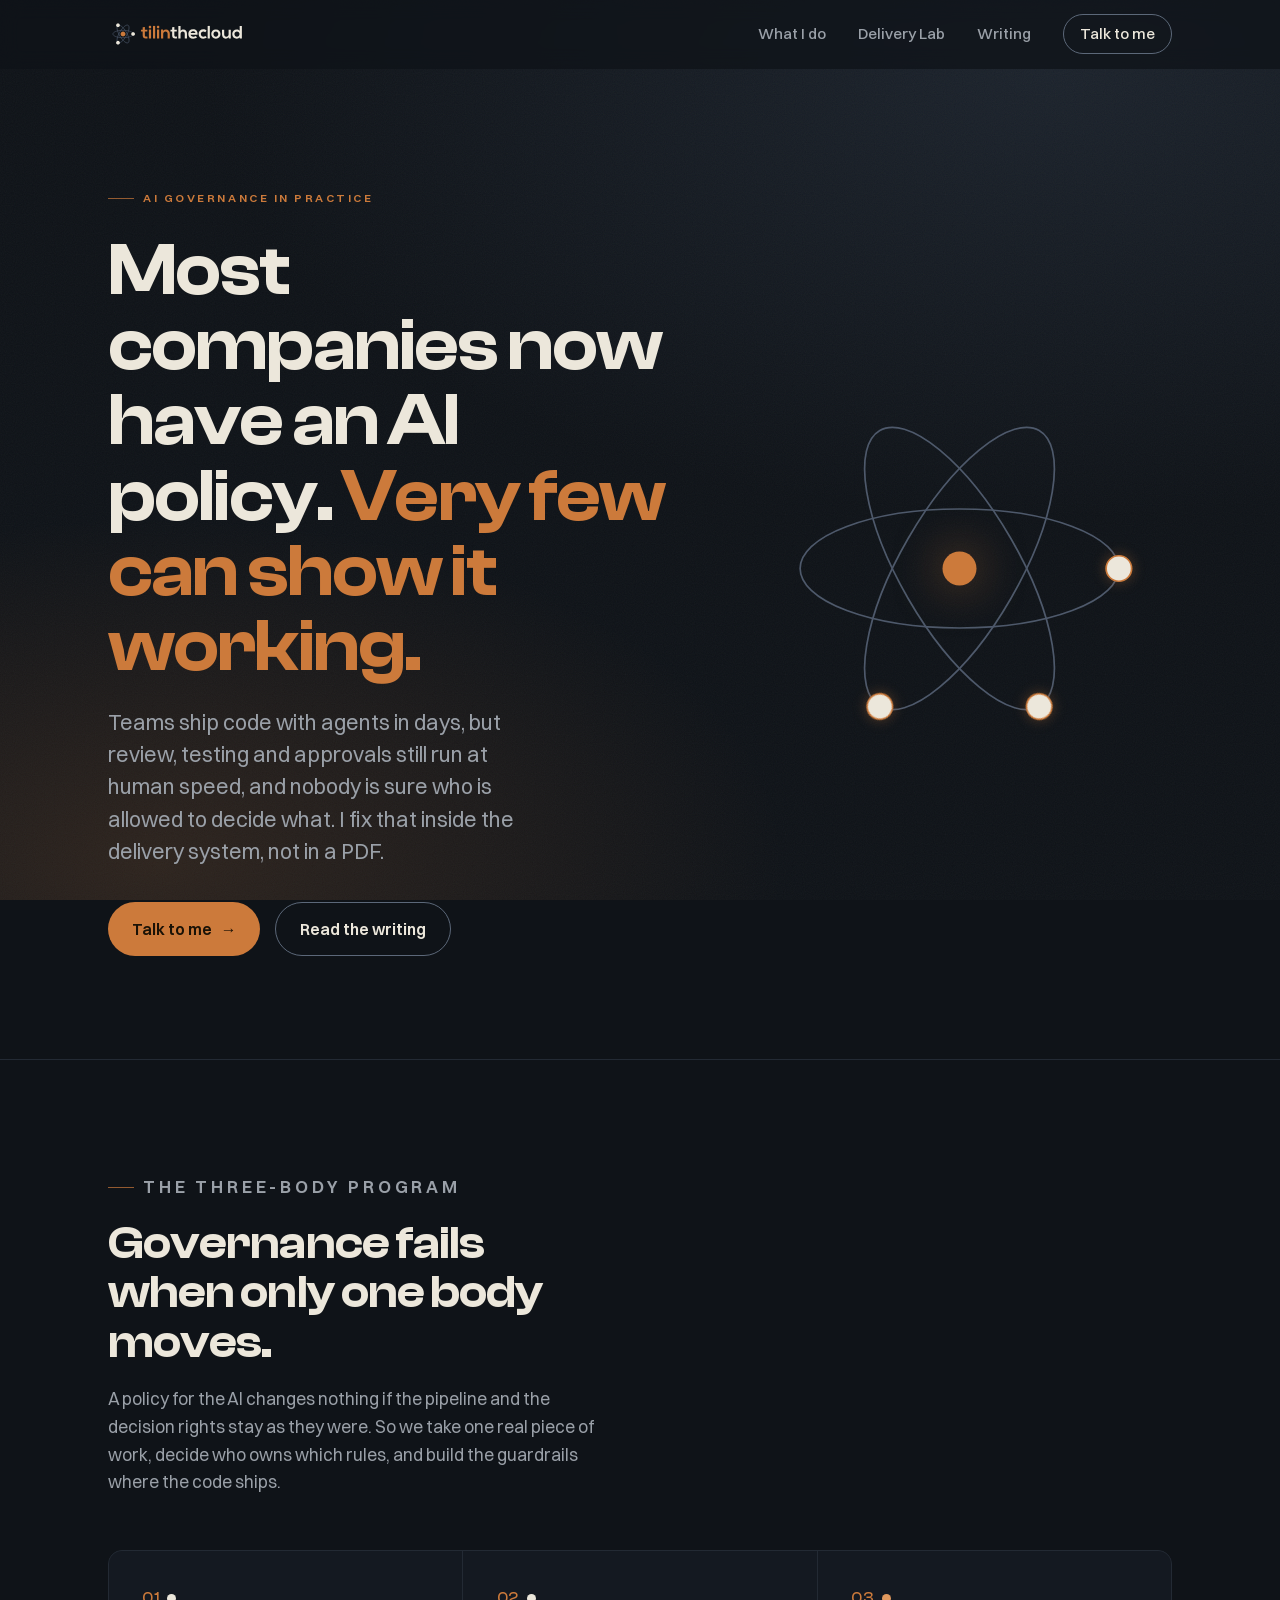
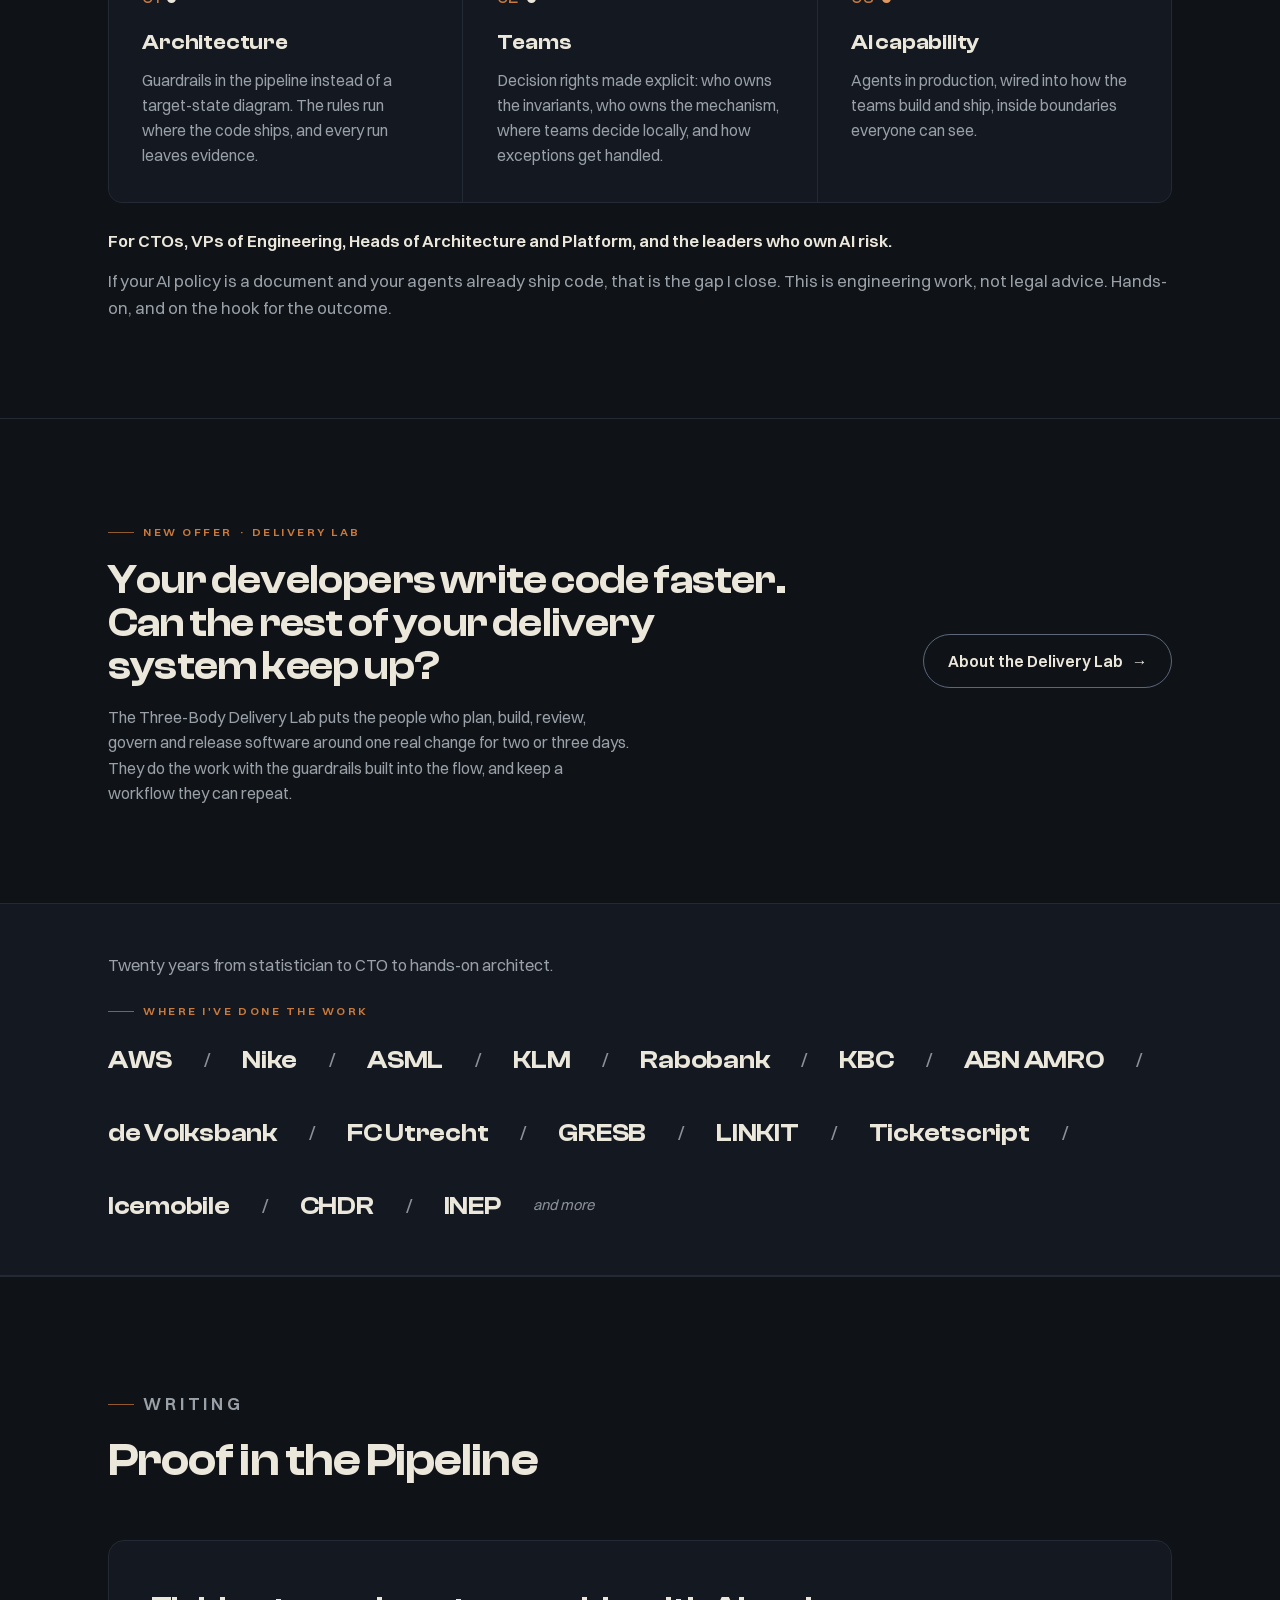
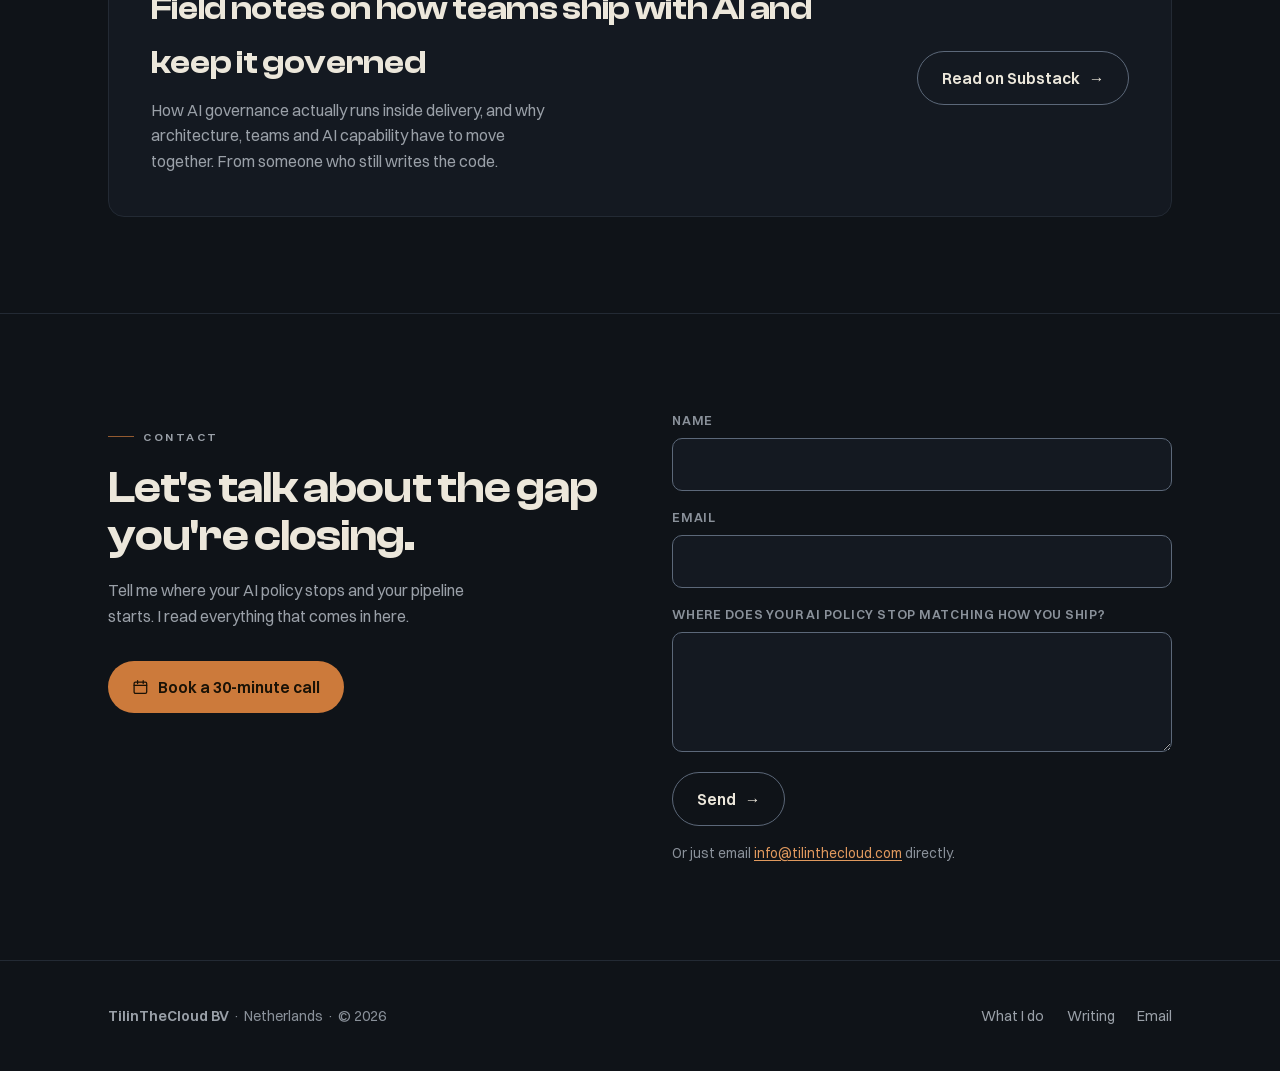
<file: index.html>
<!DOCTYPE html>
<html lang="en">
<head>
  <meta charset="utf-8" />
  <meta name="viewport" content="width=device-width, initial-scale=1" />
  <title>TilinTheCloud · AI governance that runs in the delivery system</title>
  <meta name="description" content="AI governance in practice. We decide who owns which rules, build the guardrails into your pipeline, and leave evidence your auditor and engineers trust." />
  <meta name="author" content="Thiago de Faria" />

  <link rel="icon" href="/assets/favicon.svg" type="image/svg+xml" />
  <link rel="canonical" href="https://tilinthecloud.com/" />

  <!-- Open Graph / social -->
  <meta property="og:type" content="website" />
  <meta property="og:url" content="https://tilinthecloud.com/" />
  <meta property="og:title" content="TilinTheCloud · AI governance that runs in the pipeline" />
  <meta property="og:description" content="Most companies now have an AI policy. Very few can show it working. Hands-on AI governance, built into the delivery system." />
  <meta property="og:site_name" content="TilinTheCloud" />
  <meta property="og:image" content="https://tilinthecloud.com/assets/brand/social/og-cover.png?v=2" />
  <meta property="og:image:type" content="image/png" />
  <meta property="og:image:width" content="1200" />
  <meta property="og:image:height" content="630" />
  <meta property="og:image:alt" content="TilinTheCloud: most companies now have an AI policy, very few can show it working. Governance that runs in the delivery system." />

  <!-- Twitter card -->
  <meta name="twitter:card" content="summary_large_image" />
  <meta name="twitter:title" content="TilinTheCloud · AI governance that runs in the pipeline" />
  <meta name="twitter:description" content="Most companies now have an AI policy. Very few can show it working. Hands-on AI governance, built into the delivery system." />
  <meta name="twitter:image" content="https://tilinthecloud.com/assets/brand/social/og-cover.png?v=2" />

  <!-- Preload the display weight used above the fold -->
  <link rel="preload" href="/assets/fonts/clash-display-600.woff2" as="font" type="font/woff2" crossorigin />
  <link rel="preload" href="/assets/fonts/switzer-400.woff2" as="font" type="font/woff2" crossorigin />
  <link rel="preload" href="/assets/fonts/switzer-600.woff2" as="font" type="font/woff2" crossorigin />
  <meta name="theme-color" content="#0F1318" />
  <link rel="stylesheet" href="/assets/css/style.css" />
  <!-- Marks the page as JS-capable so the reveal animations only hide content when they can also show it -->
  <script>document.documentElement.classList.add("js");</script>
  <!-- Click counting and source-aware booking links (ADR 0020). GoatCounter: no cookies, no consent banner. -->
  <script data-goatcounter="https://tilinthecloud.goatcounter.com/count" async src="https://gc.zgo.at/count.js"></script>
  <script src="/assets/js/clicks.js" defer></script>
</head>
<body>
  <a class="skip-link" href="#main">Skip to content</a>

  <!-- ============ HEADER ============ -->
  <header class="site-head" id="top">
    <div class="wrap">
      <a class="brand" href="/#top" aria-label="tilinthecloud, home">
        <img class="brand-logo" src="/assets/brand/tilinthecloud-logo-site.svg" alt="tilinthecloud" width="137" height="30" />
      </a>
      <nav class="nav" aria-label="Primary">
        <a class="nav-plain" href="/#what">What I do</a>
        <a class="nav-plain nav-offer" href="/delivery-lab/">Delivery Lab</a>
        <a class="nav-plain" href="/#writing">Writing</a>
        <a class="nav-cta" href="/#contact">Talk to me</a>
      </nav>
    </div>
  </header>

  <main id="main">
    <!-- ============ HERO ============ -->
    <section class="hero" aria-labelledby="hero-title">
      <div class="wrap">
        <div class="hero-grid">
          <div class="hero-copy">
            <p class="eyebrow hero-kicker reveal" data-d="1">AI governance in practice</p>
            <h1 id="hero-title" class="reveal" data-d="2">
              Most companies now have an AI policy. <span class="accent">Very few can show it working.</span>
            </h1>
            <p class="lede reveal" data-d="3">Teams ship code with agents in days, but review, testing and approvals still run at human speed, and nobody is sure who is allowed to decide what. I fix that inside the delivery system, not in a PDF.</p>
            <div class="cta-row reveal" data-d="4">
              <a class="btn btn-primary" href="#contact">Talk to me <span class="arrow" aria-hidden="true">→</span></a>
              <a class="btn btn-ghost" href="#writing">Read the writing</a>
            </div>
          </div>

          <!-- Three-body mark: one core (the operator), three orbiting bodies -->
          <div class="orbit-stage reveal" data-d="3" aria-hidden="true">
            <svg viewBox="0 0 400 400">
              <g transform="rotate(0 200 200)"><g class="orbit-spin s1">
                <ellipse class="orbit-ring" cx="200" cy="200" rx="150" ry="56"/>
                <circle class="body-orbit" cx="350" cy="200" r="12"/>
              </g></g>
              <g transform="rotate(60 200 200)"><g class="orbit-spin s2">
                <ellipse class="orbit-ring" cx="200" cy="200" rx="150" ry="56"/>
                <circle class="body-orbit" cx="350" cy="200" r="12"/>
              </g></g>
              <g transform="rotate(120 200 200)"><g class="orbit-spin s3">
                <ellipse class="orbit-ring" cx="200" cy="200" rx="150" ry="56"/>
                <circle class="body-orbit" cx="350" cy="200" r="12"/>
              </g></g>
              <circle class="body-core" cx="200" cy="200" r="16"/>
            </svg>
          </div>
        </div>
      </div>
    </section>

    <!-- ============ WHAT I DO ============ -->
    <section class="band" id="what" aria-labelledby="what-title">
      <div class="wrap">
        <div class="band-head inview">
          <p class="eyebrow">The Three-Body Program</p>
          <h2 id="what-title">Governance fails when only one body moves.</h2>
          <p>A policy for the AI changes nothing if the pipeline and the decision rights stay as they were. So we take one real piece of work, decide who owns which rules, and build the guardrails where the code ships.</p>
        </div>

        <div class="bodies inview" role="list">
          <div class="body-cell" role="listitem">
            <span class="idx">01<span class="dot" style="background:#ECE7DB" aria-hidden="true"></span></span>
            <h3>Architecture</h3>
            <p>Guardrails in the pipeline instead of a target-state diagram. The rules run where the code ships, and every run leaves evidence.</p>
          </div>
          <div class="body-cell" role="listitem">
            <span class="idx">02<span class="dot" style="background:#ECE7DB" aria-hidden="true"></span></span>
            <h3>Teams</h3>
            <p>Decision rights made explicit: who owns the invariants, who owns the mechanism, where teams decide locally, and how exceptions get handled.</p>
          </div>
          <div class="body-cell" role="listitem">
            <span class="idx">03<span class="dot" style="background:#E0995E" aria-hidden="true"></span></span>
            <h3>AI capability</h3>
            <p>Agents in production, wired into how the teams build and ship, inside boundaries everyone can see.</p>
          </div>
        </div>

        <p class="bodies-foot inview">
          <strong>For CTOs, VPs of Engineering, Heads of Architecture and Platform, and the leaders who own AI risk.</strong>
          <span>If your AI policy is a document and your agents already ship code, that is the gap I close. This is engineering work, not legal advice. Hands-on, and on the hook for the outcome.</span>
        </p>
      </div>
    </section>

    <!-- ============ DELIVERY LAB TEASER ============ -->
    <section class="lab-teaser band" id="lab" aria-labelledby="lab-title">
      <div class="wrap">
        <div class="lab-teaser-grid inview">
          <div>
            <p class="eyebrow">New offer · Delivery Lab</p>
            <h2 id="lab-title">Your developers write code faster. Can the rest of your delivery system keep up?</h2>
            <p class="lab-teaser-sub">The Three-Body Delivery Lab puts the people who plan, build, review, govern and release software around one real change for two or three days. They do the work with the guardrails built into the flow, and keep a workflow they can repeat.</p>
          </div>
          <a class="btn btn-ghost" href="/delivery-lab/">About the Delivery Lab <span class="arrow" aria-hidden="true">→</span></a>
        </div>
      </div>
    </section>

    <!-- ============ PROOF STRIP ============ -->
    <section class="proof" aria-label="Track record">
      <div class="wrap inview">
        <p class="proof-lead">Twenty years from statistician to CTO to hands-on architect.</p>
        <p class="eyebrow proof-where">Where I've done the work</p>
        <div class="proof-row">
          <span class="proof-item">AWS</span>
          <span class="proof-sep" aria-hidden="true">/</span>
          <span class="proof-item">Nike</span>
          <span class="proof-sep" aria-hidden="true">/</span>
          <span class="proof-item">ASML</span>
          <span class="proof-sep" aria-hidden="true">/</span>
          <span class="proof-item">KLM</span>
          <span class="proof-sep" aria-hidden="true">/</span>
          <span class="proof-item">Rabobank</span>
          <span class="proof-sep" aria-hidden="true">/</span>
          <span class="proof-item">KBC</span>
          <span class="proof-sep" aria-hidden="true">/</span>
          <span class="proof-item">ABN AMRO</span>
          <span class="proof-sep" aria-hidden="true">/</span>
          <span class="proof-item">de Volksbank</span>
          <span class="proof-sep" aria-hidden="true">/</span>
          <span class="proof-item">FC Utrecht</span>
          <span class="proof-sep" aria-hidden="true">/</span>
          <span class="proof-item">GRESB</span>
          <span class="proof-sep" aria-hidden="true">/</span>
          <span class="proof-item">LINKIT</span>
          <span class="proof-sep" aria-hidden="true">/</span>
          <span class="proof-item">Ticketscript</span>
          <span class="proof-sep" aria-hidden="true">/</span>
          <span class="proof-item">Icemobile</span>
          <span class="proof-sep" aria-hidden="true">/</span>
          <span class="proof-item">CHDR</span>
          <span class="proof-sep" aria-hidden="true">/</span>
          <span class="proof-item">INEP</span>
          <span class="proof-more">and more</span>
        </div>
      </div>
    </section>

    <!-- ============ WRITING ============ -->
    <section class="band" id="writing" aria-labelledby="writing-title">
      <div class="wrap">
        <div class="band-head inview">
          <p class="eyebrow">Writing</p>
          <h2 id="writing-title">Proof in the Pipeline</h2>
        </div>
        <a class="writing-card inview" href="https://writing.tilinthecloud.com" rel="me">
          <div>
            <div class="wtitle">Field notes on how teams ship with AI and keep it governed</div>
            <p class="wsub">How AI governance actually runs inside delivery, and why architecture, teams and AI capability have to move together. From someone who still writes the code.</p>
          </div>
          <span class="btn btn-ghost" aria-hidden="true">Read on Substack <span class="arrow">→</span></span>
        </a>
      </div>
    </section>

    <!-- ============ CONTACT ============ -->
    <section class="band" id="contact" aria-labelledby="contact-title">
      <div class="wrap">
        <div class="contact-grid">
          <div class="contact-aside inview">
            <p class="eyebrow">Contact</p>
            <h2 id="contact-title">Let's talk about the gap you're closing.</h2>
            <p>Tell me where your AI policy stops and your pipeline starts. I read everything that comes in here.</p>

            <div class="contact-direct">
              <a class="btn btn-primary" href="https://calendar.app.google/FEXpdugSUPuZpBtg6" target="_blank" rel="noopener noreferrer">
                <svg width="18" height="18" viewBox="0 0 24 24" fill="none" stroke="currentColor" stroke-width="1.8" stroke-linecap="round" aria-hidden="true"><rect x="3" y="4.5" width="18" height="16" rx="2"/><path d="M3 9h18M8 2.5v4M16 2.5v4"/></svg>
                Book a 30-minute call <span class="sr-only">(opens in a new tab)</span>
              </a>
            </div>
          </div>

          <!--
            Contact form. Wired to info@tilinthecloud.com via FormSubmit (no backend / no build).
            One-time activation: the first real submission triggers a confirmation email to
            info@tilinthecloud.com; click the link once and the form is live forever after.
            To swap providers, change the form action only (e.g. Formspree, or your own endpoint).
          -->
          <form class="contact-form inview" action="https://formsubmit.co/info@tilinthecloud.com" method="POST">
            <input type="hidden" name="_subject" value="New message from tilinthecloud.com" />
            <input type="hidden" name="_template" value="table" />
            <input type="hidden" name="_captcha" value="false" />
            <input type="hidden" name="_next" value="https://tilinthecloud.com/?sent=1" />
            <input type="hidden" name="source" value="direct" />
            <!-- honeypot -->
            <input type="text" name="_honey" style="display:none" tabindex="-1" autocomplete="off" />

            <div class="field">
              <label for="cf-name">Name</label>
              <input id="cf-name" name="name" type="text" autocomplete="name" required />
            </div>
            <div class="field">
              <label for="cf-email">Email</label>
              <input id="cf-email" name="email" type="email" autocomplete="email" required />
            </div>
            <div class="field">
              <label for="cf-msg">Where does your AI policy stop matching how you ship?</label>
              <textarea id="cf-msg" name="message" required></textarea>
            </div>
            <button class="btn btn-ghost" type="submit">Send <span class="arrow" aria-hidden="true">→</span></button>
            <p class="form-note">Or just email <a href="mailto:info@tilinthecloud.com">info@tilinthecloud.com</a> directly.</p>
          </form>
        </div>
      </div>
    </section>
  </main>

  <!-- ============ FOOTER ============ -->
  <footer class="site-foot">
    <div class="wrap">
      <p class="legal"><b>TilinTheCloud BV</b> · Netherlands · © <span id="yr">2026</span></p>
      <div class="foot-links">
        <a href="/#what">What I do</a>
        <a href="https://writing.tilinthecloud.com">Writing</a>
        <a href="mailto:info@tilinthecloud.com">Email</a>
      </div>
    </div>
  </footer>

  <script>
    // Staggered hero load
    window.requestAnimationFrame(function () { document.body.classList.add("is-ready"); });

    // Current year
    var yr = document.getElementById("yr");
    if (yr) yr.textContent = new Date().getFullYear();

    // Header hairline once scrolled
    var head = document.querySelector(".site-head");
    var onScroll = function () { head.classList.toggle("is-stuck", window.scrollY > 8); };
    onScroll(); window.addEventListener("scroll", onScroll, { passive: true });

    // Reveal-on-scroll for lower sections; without IntersectionObserver, show everything at once
    var sections = document.querySelectorAll(".inview");
    if ("IntersectionObserver" in window) {
      var io = new IntersectionObserver(function (entries) {
        entries.forEach(function (e) { if (e.isIntersecting) { e.target.classList.add("seen"); io.unobserve(e.target); } });
      }, { rootMargin: "0px 0px -8% 0px", threshold: 0.12 });
      sections.forEach(function (el) { io.observe(el); });
    } else {
      sections.forEach(function (el) { el.classList.add("seen"); });
    }
  </script>
</body>
</html>
</file>
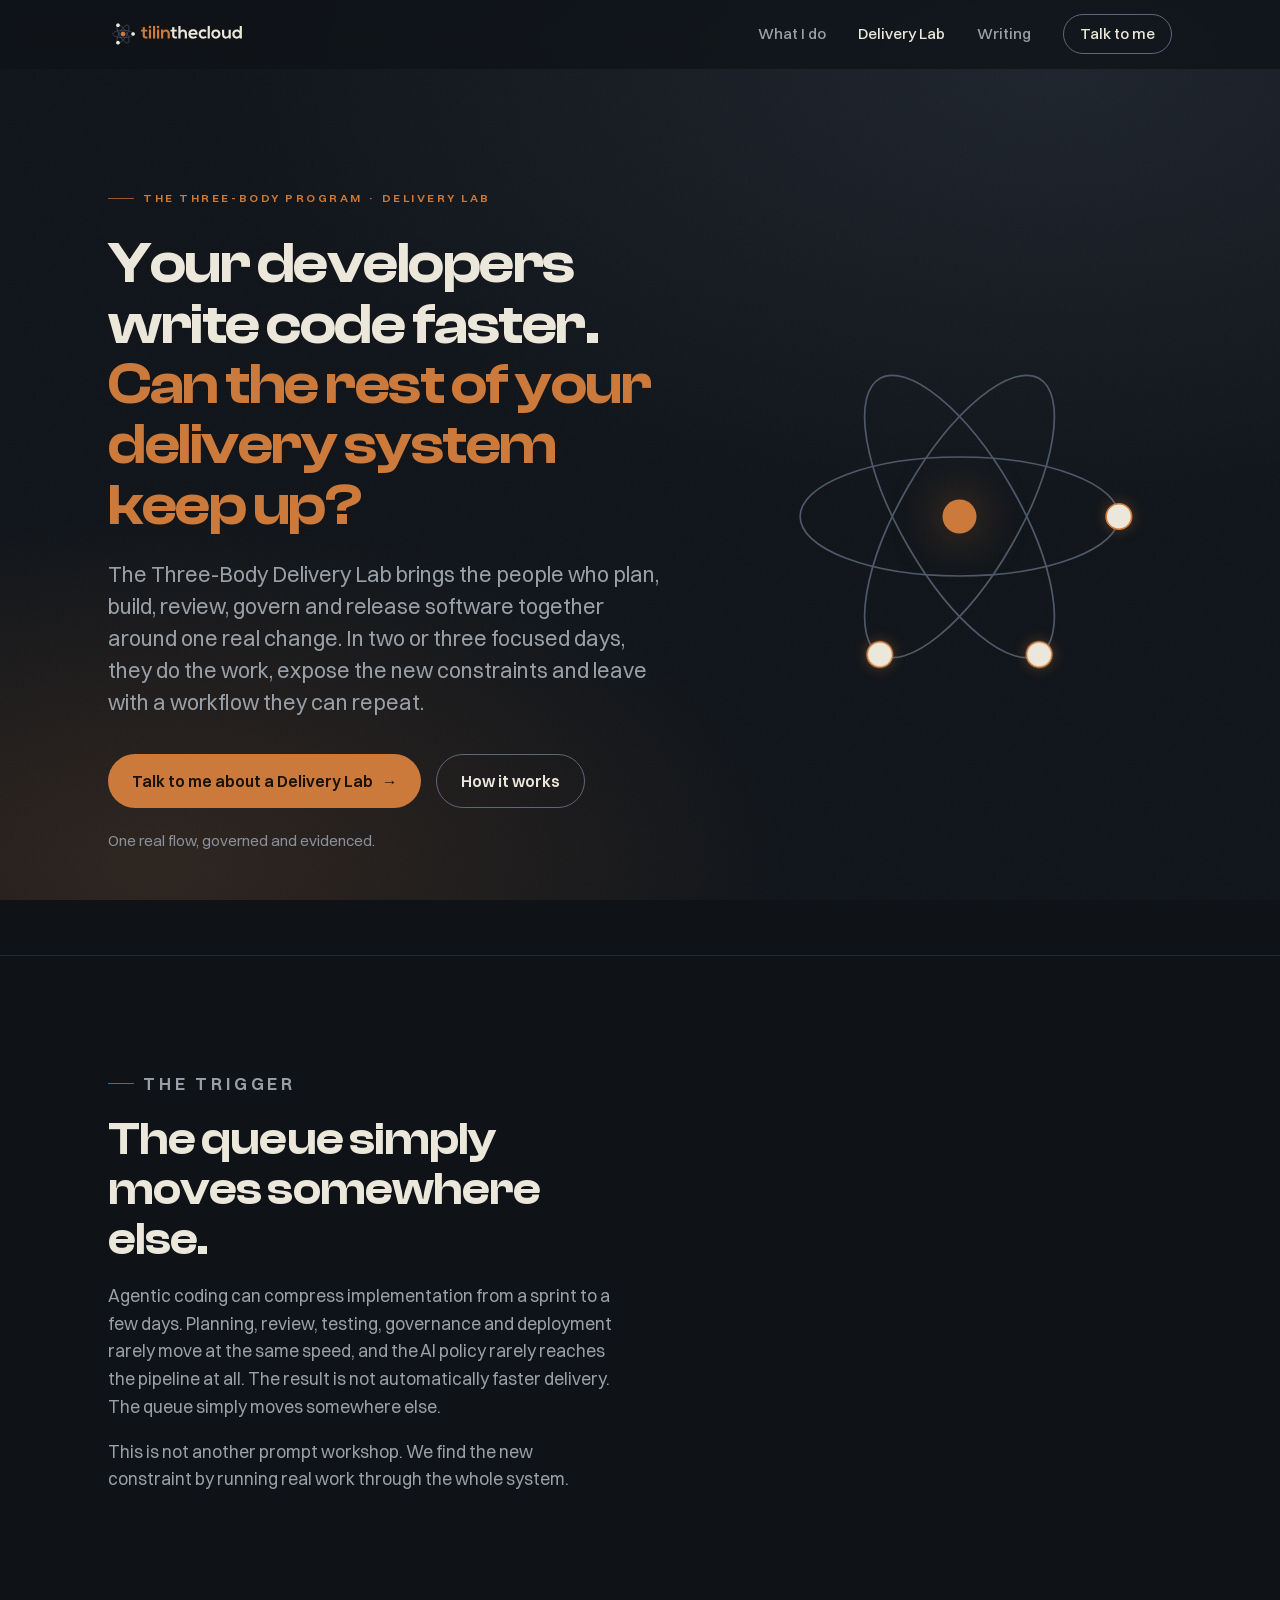
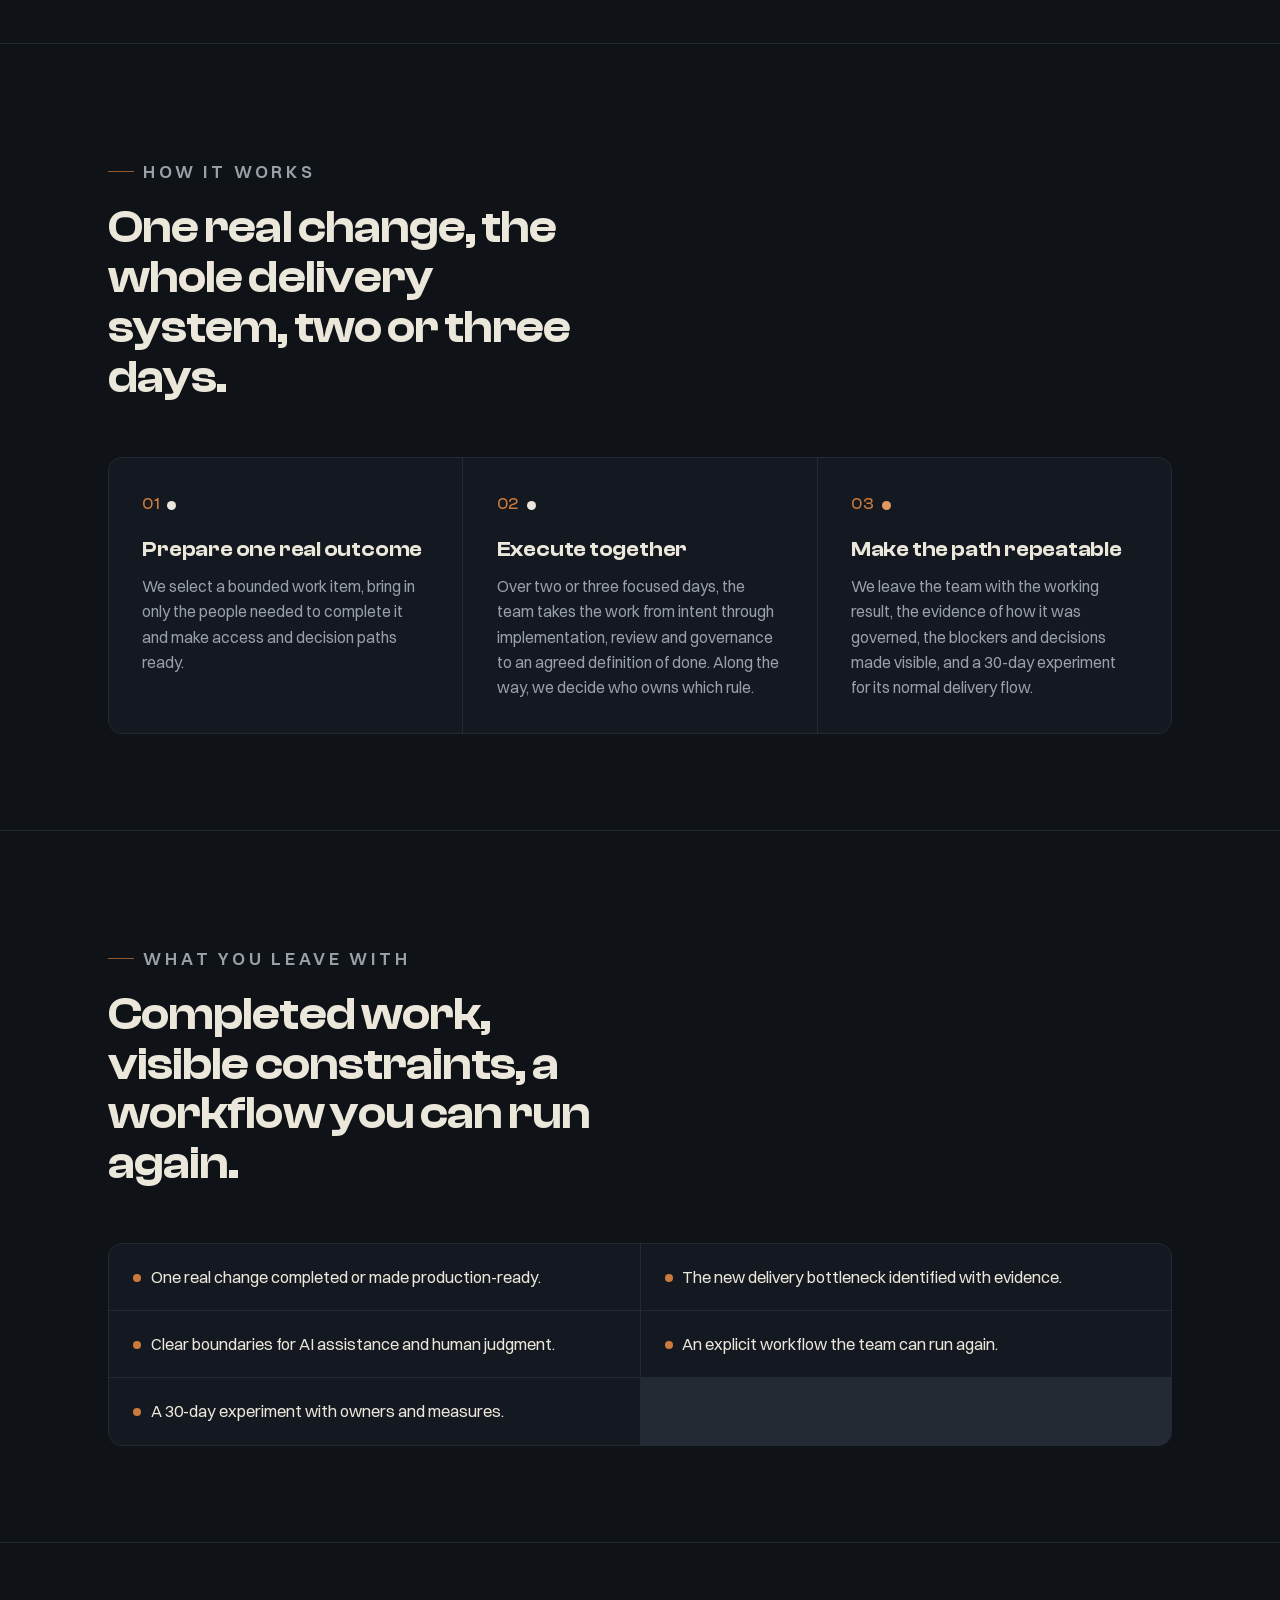
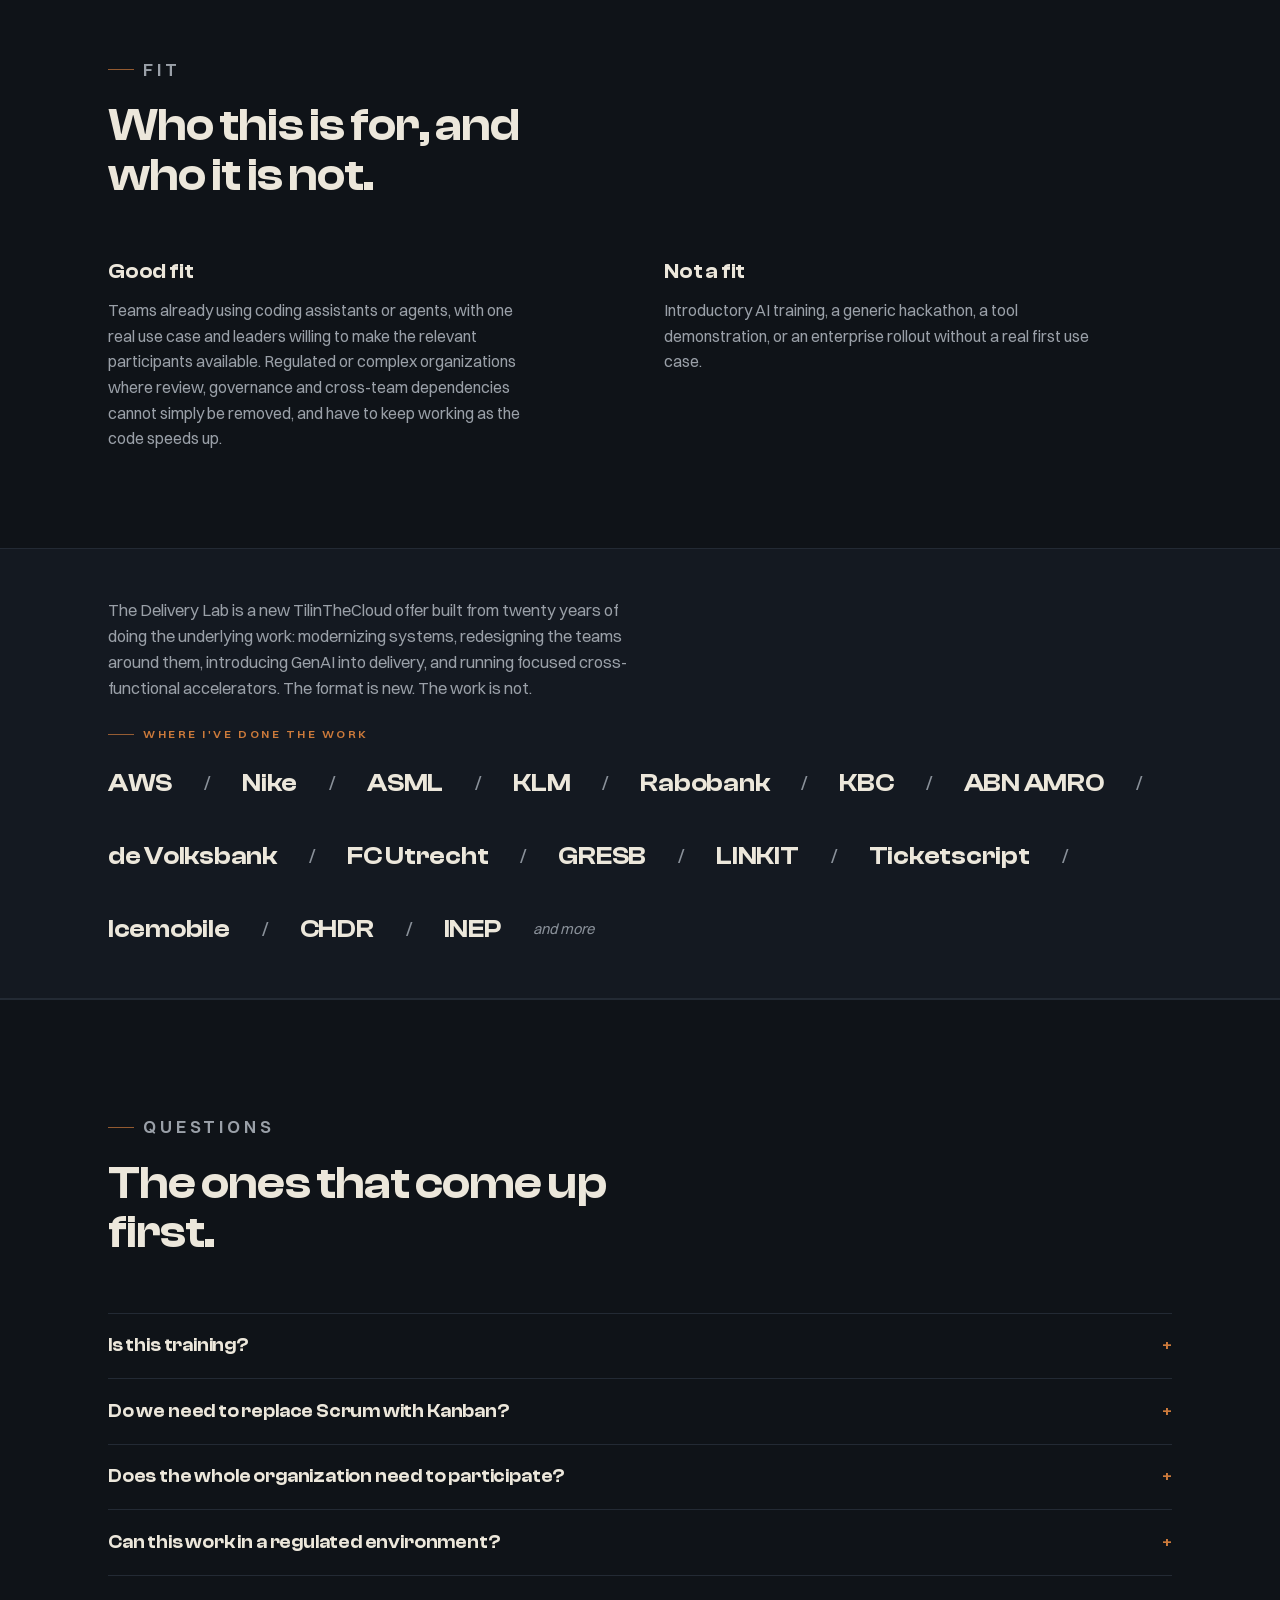
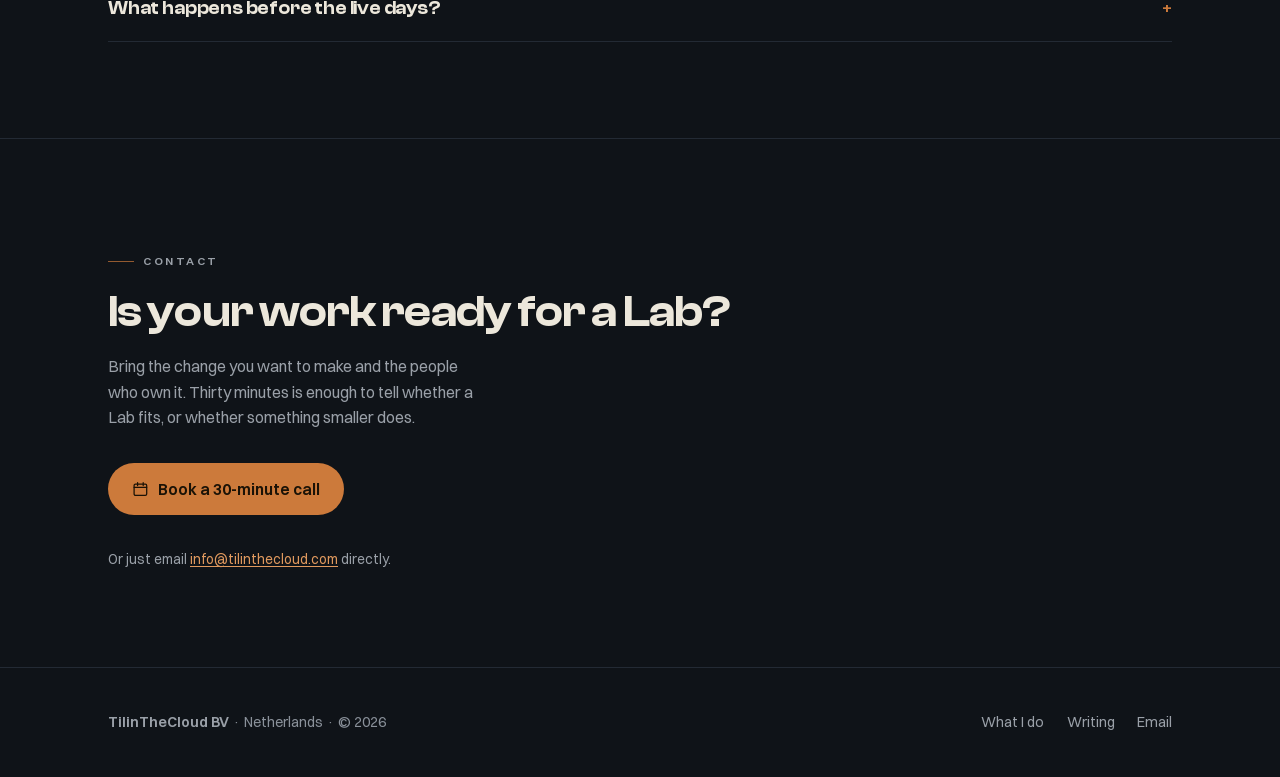
<file: delivery-lab/index.html>
<!DOCTYPE html>
<html lang="en">
<head>
  <meta charset="utf-8" />
  <meta name="viewport" content="width=device-width, initial-scale=1" />
  <title>Three-Body Delivery Lab · TilinTheCloud</title>
  <meta name="description" content="One real flow, governed and evidenced. In two or three focused days your teams ship one real change with the guardrails built in, and keep the workflow." />
  <meta name="author" content="Thiago de Faria" />

  <link rel="icon" href="/assets/favicon.svg" type="image/svg+xml" />
  <link rel="canonical" href="https://tilinthecloud.com/delivery-lab/" />

  <!-- Open Graph / social -->
  <meta property="og:type" content="website" />
  <meta property="og:url" content="https://tilinthecloud.com/delivery-lab/" />
  <meta property="og:title" content="Three-Body Delivery Lab · TilinTheCloud" />
  <meta property="og:description" content="Your developers write code faster. Can the rest of your delivery system keep up? One real flow, governed and evidenced, in two or three days." />
  <meta property="og:site_name" content="TilinTheCloud" />
  <meta property="og:image" content="https://tilinthecloud.com/assets/brand/social/og-delivery-lab.png?v=2" />
  <meta property="og:image:type" content="image/png" />
  <meta property="og:image:width" content="1200" />
  <meta property="og:image:height" content="630" />
  <meta property="og:image:alt" content="Three-Body Delivery Lab: your developers write code faster. Can the rest of your delivery system keep up?" />

  <!-- Twitter card -->
  <meta name="twitter:card" content="summary_large_image" />
  <meta name="twitter:title" content="Three-Body Delivery Lab · TilinTheCloud" />
  <meta name="twitter:description" content="Your developers write code faster. Can the rest of your delivery system keep up? One real flow, governed and evidenced, in two or three days." />
  <meta name="twitter:image" content="https://tilinthecloud.com/assets/brand/social/og-delivery-lab.png?v=2" />

  <!-- Preload the display weight used above the fold -->
  <link rel="preload" href="/assets/fonts/clash-display-600.woff2" as="font" type="font/woff2" crossorigin />
  <link rel="preload" href="/assets/fonts/switzer-400.woff2" as="font" type="font/woff2" crossorigin />
  <link rel="preload" href="/assets/fonts/switzer-600.woff2" as="font" type="font/woff2" crossorigin />
  <meta name="theme-color" content="#0F1318" />
  <link rel="stylesheet" href="/assets/css/style.css" />
  <!-- Marks the page as JS-capable so the reveal animations only hide content when they can also show it -->
  <script>document.documentElement.classList.add("js");</script>
  <!-- Click counting and source-aware booking links (ADR 0020). GoatCounter: no cookies, no consent banner. -->
  <script data-goatcounter="https://tilinthecloud.goatcounter.com/count" async src="https://gc.zgo.at/count.js"></script>
  <script src="/assets/js/clicks.js" defer></script>
</head>
<body>
  <a class="skip-link" href="#main">Skip to content</a>

  <!-- ============ HEADER (identical to index.html, kept equal by scripts/check_pages.py) ============ -->
  <header class="site-head" id="top">
    <div class="wrap">
      <a class="brand" href="/#top" aria-label="tilinthecloud, home">
        <img class="brand-logo" src="/assets/brand/tilinthecloud-logo-site.svg" alt="tilinthecloud" width="137" height="30" />
      </a>
      <nav class="nav" aria-label="Primary">
        <a class="nav-plain" href="/#what">What I do</a>
        <a class="nav-plain nav-offer" href="/delivery-lab/" aria-current="page">Delivery Lab</a>
        <a class="nav-plain" href="/#writing">Writing</a>
        <a class="nav-cta" href="/#contact">Talk to me</a>
      </nav>
    </div>
  </header>

  <main id="main">
    <!-- ============ HERO ============ -->
    <section class="hero lab-hero" aria-labelledby="hero-title">
      <div class="wrap">
        <div class="hero-grid">
          <div class="hero-copy">
            <p class="eyebrow hero-kicker reveal" data-d="1">The Three-Body Program · Delivery Lab</p>
            <h1 id="hero-title" class="reveal" data-d="2">
              Your developers write code faster. <span class="accent">Can the rest of your delivery system keep up?</span>
            </h1>
            <p class="lede reveal" data-d="3">The Three-Body Delivery Lab brings the people who plan, build, review, govern and release software together around one real change. In two or three focused days, they do the work, expose the new constraints and leave with a workflow they can repeat.</p>
            <div class="cta-row reveal" data-d="4">
              <a class="btn btn-primary" href="https://calendar.app.google/FEXpdugSUPuZpBtg6" target="_blank" rel="noopener noreferrer">Talk to me about a Delivery Lab <span class="sr-only">(opens in a new tab)</span><span class="arrow" aria-hidden="true">→</span></a>
              <a class="btn btn-ghost" href="#how">How it works</a>
            </div>
            <p class="lab-sub reveal" data-d="5">One real flow, governed and evidenced.</p>
          </div>

          <!-- Three-body mark: one core (the operator), three orbiting bodies -->
          <div class="orbit-stage reveal" data-d="3" aria-hidden="true">
            <svg viewBox="0 0 400 400">
              <g transform="rotate(0 200 200)"><g class="orbit-spin s1">
                <ellipse class="orbit-ring" cx="200" cy="200" rx="150" ry="56"/>
                <circle class="body-orbit" cx="350" cy="200" r="12"/>
              </g></g>
              <g transform="rotate(60 200 200)"><g class="orbit-spin s2">
                <ellipse class="orbit-ring" cx="200" cy="200" rx="150" ry="56"/>
                <circle class="body-orbit" cx="350" cy="200" r="12"/>
              </g></g>
              <g transform="rotate(120 200 200)"><g class="orbit-spin s3">
                <ellipse class="orbit-ring" cx="200" cy="200" rx="150" ry="56"/>
                <circle class="body-orbit" cx="350" cy="200" r="12"/>
              </g></g>
              <circle class="body-core" cx="200" cy="200" r="16"/>
            </svg>
          </div>
        </div>
      </div>
    </section>

    <!-- ============ PROBLEM ============ -->
    <section class="band" id="problem" aria-labelledby="problem-title">
      <div class="wrap">
        <div class="band-head inview">
          <p class="eyebrow">The trigger</p>
          <h2 id="problem-title">The queue simply moves somewhere else.</h2>
          <p>Agentic coding can compress implementation from a sprint to a few days. Planning, review, testing, governance and deployment rarely move at the same speed, and the AI policy rarely reaches the pipeline at all. The result is not automatically faster delivery. The queue simply moves somewhere else.</p>
          <p>This is not another prompt workshop. We find the new constraint by running real work through the whole system.</p>
        </div>
      </div>
    </section>

    <!-- ============ HOW IT WORKS ============ -->
    <section class="band" id="how" aria-labelledby="how-title">
      <div class="wrap">
        <div class="band-head inview">
          <p class="eyebrow">How it works</p>
          <h2 id="how-title">One real change, the whole delivery system, two or three days.</h2>
        </div>

        <div class="bodies inview" role="list">
          <div class="body-cell" role="listitem">
            <span class="idx">01<span class="dot" style="background:#ECE7DB" aria-hidden="true"></span></span>
            <h3>Prepare one real outcome</h3>
            <p>We select a bounded work item, bring in only the people needed to complete it and make access and decision paths ready.</p>
          </div>
          <div class="body-cell" role="listitem">
            <span class="idx">02<span class="dot" style="background:#ECE7DB" aria-hidden="true"></span></span>
            <h3>Execute together</h3>
            <p>Over two or three focused days, the team takes the work from intent through implementation, review and governance to an agreed definition of done. Along the way, we decide who owns which rule.</p>
          </div>
          <div class="body-cell" role="listitem">
            <span class="idx">03<span class="dot" style="background:#E0995E" aria-hidden="true"></span></span>
            <h3>Make the path repeatable</h3>
            <p>We leave the team with the working result, the evidence of how it was governed, the blockers and decisions made visible, and a 30-day experiment for its normal delivery flow.</p>
          </div>
        </div>
      </div>
    </section>

    <!-- ============ OUTCOMES ============ -->
    <section class="band" id="outcomes" aria-labelledby="outcomes-title">
      <div class="wrap">
        <div class="band-head inview">
          <p class="eyebrow">What you leave with</p>
          <h2 id="outcomes-title">Completed work, visible constraints, a workflow you can run again.</h2>
        </div>
        <ul class="lab-outcomes inview">
          <li>One real change completed or made production-ready.</li>
          <li>The new delivery bottleneck identified with evidence.</li>
          <li>Clear boundaries for AI assistance and human judgment.</li>
          <li>An explicit workflow the team can run again.</li>
          <li>A 30-day experiment with owners and measures.</li>
        </ul>
      </div>
    </section>

    <!-- ============ FIT ============ -->
    <section class="band" id="fit" aria-labelledby="fit-title">
      <div class="wrap">
        <div class="band-head inview">
          <p class="eyebrow">Fit</p>
          <h2 id="fit-title">Who this is for, and who it is not.</h2>
        </div>
        <div class="lab-fit inview">
          <div>
            <h3>Good fit</h3>
            <p>Teams already using coding assistants or agents, with one real use case and leaders willing to make the relevant participants available. Regulated or complex organizations where review, governance and cross-team dependencies cannot simply be removed, and have to keep working as the code speeds up.</p>
          </div>
          <div>
            <h3>Not a fit</h3>
            <p>Introductory AI training, a generic hackathon, a tool demonstration, or an enterprise rollout without a real first use case.</p>
          </div>
        </div>
      </div>
    </section>

    <!-- ============ PROOF STRIP ============ -->
    <section class="proof" aria-label="Track record">
      <div class="wrap inview">
        <p class="proof-lead">The Delivery Lab is a new TilinTheCloud offer built from twenty years of doing the underlying work: modernizing systems, redesigning the teams around them, introducing GenAI into delivery, and running focused cross-functional accelerators. The format is new. The work is not.</p>
        <p class="eyebrow proof-where">Where I've done the work</p>
        <div class="proof-row">
          <span class="proof-item">AWS</span>
          <span class="proof-sep" aria-hidden="true">/</span>
          <span class="proof-item">Nike</span>
          <span class="proof-sep" aria-hidden="true">/</span>
          <span class="proof-item">ASML</span>
          <span class="proof-sep" aria-hidden="true">/</span>
          <span class="proof-item">KLM</span>
          <span class="proof-sep" aria-hidden="true">/</span>
          <span class="proof-item">Rabobank</span>
          <span class="proof-sep" aria-hidden="true">/</span>
          <span class="proof-item">KBC</span>
          <span class="proof-sep" aria-hidden="true">/</span>
          <span class="proof-item">ABN AMRO</span>
          <span class="proof-sep" aria-hidden="true">/</span>
          <span class="proof-item">de Volksbank</span>
          <span class="proof-sep" aria-hidden="true">/</span>
          <span class="proof-item">FC Utrecht</span>
          <span class="proof-sep" aria-hidden="true">/</span>
          <span class="proof-item">GRESB</span>
          <span class="proof-sep" aria-hidden="true">/</span>
          <span class="proof-item">LINKIT</span>
          <span class="proof-sep" aria-hidden="true">/</span>
          <span class="proof-item">Ticketscript</span>
          <span class="proof-sep" aria-hidden="true">/</span>
          <span class="proof-item">Icemobile</span>
          <span class="proof-sep" aria-hidden="true">/</span>
          <span class="proof-item">CHDR</span>
          <span class="proof-sep" aria-hidden="true">/</span>
          <span class="proof-item">INEP</span>
          <span class="proof-more">and more</span>
        </div>
      </div>
    </section>

    <!-- ============ FAQ ============ -->
    <section class="band" id="faq" aria-labelledby="faq-title">
      <div class="wrap">
        <div class="band-head inview">
          <p class="eyebrow">Questions</p>
          <h2 id="faq-title">The ones that come up first.</h2>
        </div>
        <div class="lab-faq inview">
          <details>
            <summary>Is this training?</summary>
            <p>Participants learn while completing real work, but the outcome is not course completion. It is a working result and a delivery pattern they can repeat.</p>
          </details>
          <details>
            <summary>Do we need to replace Scrum with Kanban?</summary>
            <p>No. The Lab does not prescribe a framework. It uses evidence from the real workflow to determine which policies and flow practices should change.</p>
          </details>
          <details>
            <summary>Does the whole organization need to participate?</summary>
            <p>No. Start with the smallest set of people who can take the selected work to done. Expansion is a later decision.</p>
          </details>
          <details>
            <summary>Can this work in a regulated environment?</summary>
            <p>Yes, when security, risk and compliance are designed into the definition of done and the relevant decision-makers participate. The Lab does not bypass controls to create a faster demo.</p>
          </details>
          <details>
            <summary>What happens before the live days?</summary>
            <p>Focused preparation selects and slices the use case, establishes the baseline, confirms participants and prepares access, environments and decision paths.</p>
          </details>
        </div>
      </div>
    </section>

    <!-- ============ CONTACT ============ -->
    <section class="band" id="contact" aria-labelledby="contact-title">
      <div class="wrap">
        <div class="contact-aside inview">
          <p class="eyebrow">Contact</p>
          <h2 id="contact-title">Is your work ready for a Lab?</h2>
          <p>Bring the change you want to make and the people who own it. Thirty minutes is enough to tell whether a Lab fits, or whether something smaller does.</p>

          <div class="contact-direct">
            <a class="btn btn-primary" href="https://calendar.app.google/FEXpdugSUPuZpBtg6" target="_blank" rel="noopener noreferrer">
              <svg width="18" height="18" viewBox="0 0 24 24" fill="none" stroke="currentColor" stroke-width="1.8" stroke-linecap="round" aria-hidden="true"><rect x="3" y="4.5" width="18" height="16" rx="2"/><path d="M3 9h18M8 2.5v4M16 2.5v4"/></svg>
              Book a 30-minute call <span class="sr-only">(opens in a new tab)</span>
            </a>
            <p class="form-note">Or just email <a href="mailto:info@tilinthecloud.com">info@tilinthecloud.com</a> directly.</p>
          </div>
        </div>
      </div>
    </section>
  </main>

  <!-- ============ FOOTER ============ -->
  <footer class="site-foot">
    <div class="wrap">
      <p class="legal"><b>TilinTheCloud BV</b> · Netherlands · © <span id="yr">2026</span></p>
      <div class="foot-links">
        <a href="/#what">What I do</a>
        <a href="https://writing.tilinthecloud.com">Writing</a>
        <a href="mailto:info@tilinthecloud.com">Email</a>
      </div>
    </div>
  </footer>

  <script>
    // Staggered hero load
    window.requestAnimationFrame(function () { document.body.classList.add("is-ready"); });

    // Current year
    var yr = document.getElementById("yr");
    if (yr) yr.textContent = new Date().getFullYear();

    // Header hairline once scrolled
    var head = document.querySelector(".site-head");
    var onScroll = function () { head.classList.toggle("is-stuck", window.scrollY > 8); };
    onScroll(); window.addEventListener("scroll", onScroll, { passive: true });

    // Reveal-on-scroll for lower sections; without IntersectionObserver, show everything at once
    var sections = document.querySelectorAll(".inview");
    if ("IntersectionObserver" in window) {
      var io = new IntersectionObserver(function (entries) {
        entries.forEach(function (e) { if (e.isIntersecting) { e.target.classList.add("seen"); io.unobserve(e.target); } });
      }, { rootMargin: "0px 0px -8% 0px", threshold: 0.12 });
      sections.forEach(function (el) { io.observe(el); });
    } else {
      sections.forEach(function (el) { el.classList.add("seen"); });
    }
  </script>
</body>
</html>
</file>
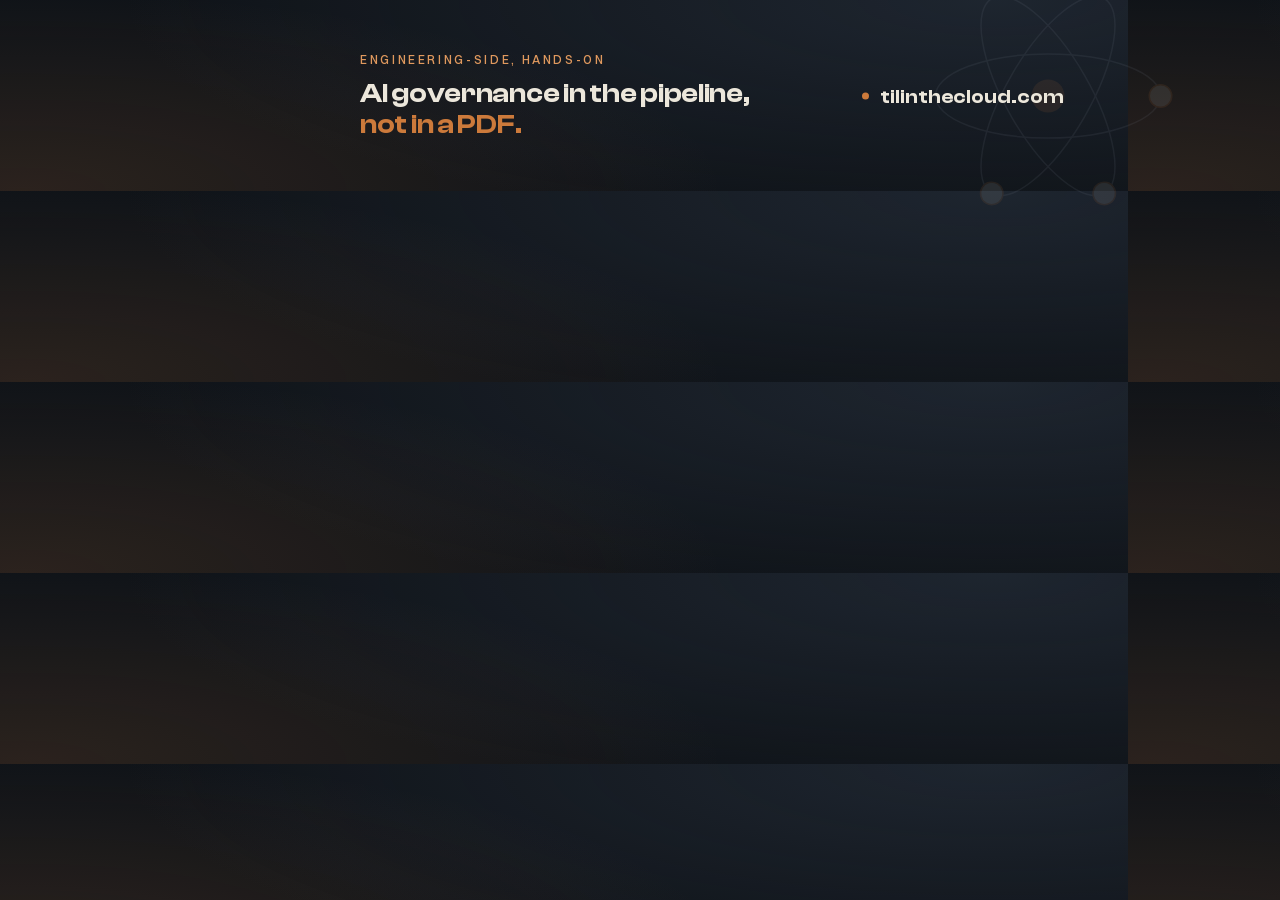
<file: assets/brand/social/src/linkedin-company-cover.html>
<!doctype html><html lang="en"><head><meta charset="utf-8"/>
<link rel="stylesheet" href="_base.css"/>
<style>
  html,body{ width:1128px; height:191px; }
  body{
    width:1128px; height:191px; overflow:hidden; position:relative;
    background:
      radial-gradient(140% 220% at 88% 0%, rgba(58,72,92,.34) 0%, transparent 55%),
      radial-gradient(120% 200% at 2% 100%, rgba(204,122,59,.15) 0%, transparent 52%),
      var(--ink);
    color:var(--bone); font-family:"Switzer",sans-serif;
  }
  /* faint orbit watermark bleeding off the right edge */
  .wm{ position:absolute; right:-70px; top:50%; transform:translateY(-50%); width:300px; height:300px; opacity:.10; }
  .wm svg{ width:300px; height:300px; overflow:visible; }
  .wm .ring{ stroke:#8a94a4; } .wm .body{ filter:none; } .wm .core{ filter:none; }
  /* LinkedIn drops the company logo bottom-left, ~170px wide and rising to mid-height;
     keep all content well clear of it, from ~360px rightward (left third stays empty). */
  .block{ position:absolute; left:360px; top:50%; transform:translateY(-50%); }
  .eyebrow{ font-weight:500; font-size:12px; letter-spacing:.22em; text-transform:uppercase; color:var(--copper-lo); margin-bottom:10px; }
  .line{ font-family:"Clash Display",serif; font-weight:600; font-size:28px; line-height:1.12; letter-spacing:-.01em; }
  .line .cop{ color:var(--copper); }
  .url{ position:absolute; right:64px; top:50%; transform:translateY(-50%); display:flex; align-items:center; gap:11px;
        font-family:"Clash Display",serif; font-weight:600; font-size:20px; color:var(--bone); }
  .url .dot{ width:7px; height:7px; border-radius:50%; background:var(--copper); }
</style></head>
<body>
  <div class="wm"><svg viewBox="0 0 400 400">
    <g transform="rotate(0 200 200)"><ellipse class="ring" cx="200" cy="200" rx="150" ry="56"/><circle class="body" cx="350" cy="200" r="15"/></g>
    <g transform="rotate(60 200 200)"><ellipse class="ring" cx="200" cy="200" rx="150" ry="56"/><circle class="body" cx="350" cy="200" r="15"/></g>
    <g transform="rotate(120 200 200)"><ellipse class="ring" cx="200" cy="200" rx="150" ry="56"/><circle class="body" cx="350" cy="200" r="15"/></g>
    <circle class="core" cx="200" cy="200" r="22"/></svg></div>
  <div class="block">
    <div class="eyebrow">Engineering-side, hands-on</div>
    <div class="line">AI governance in the pipeline,<br><span class="cop">not in a PDF.</span></div>
  </div>
  <div class="url"><span class="dot"></span>tilinthecloud.com</div>
</body></html>
</file>
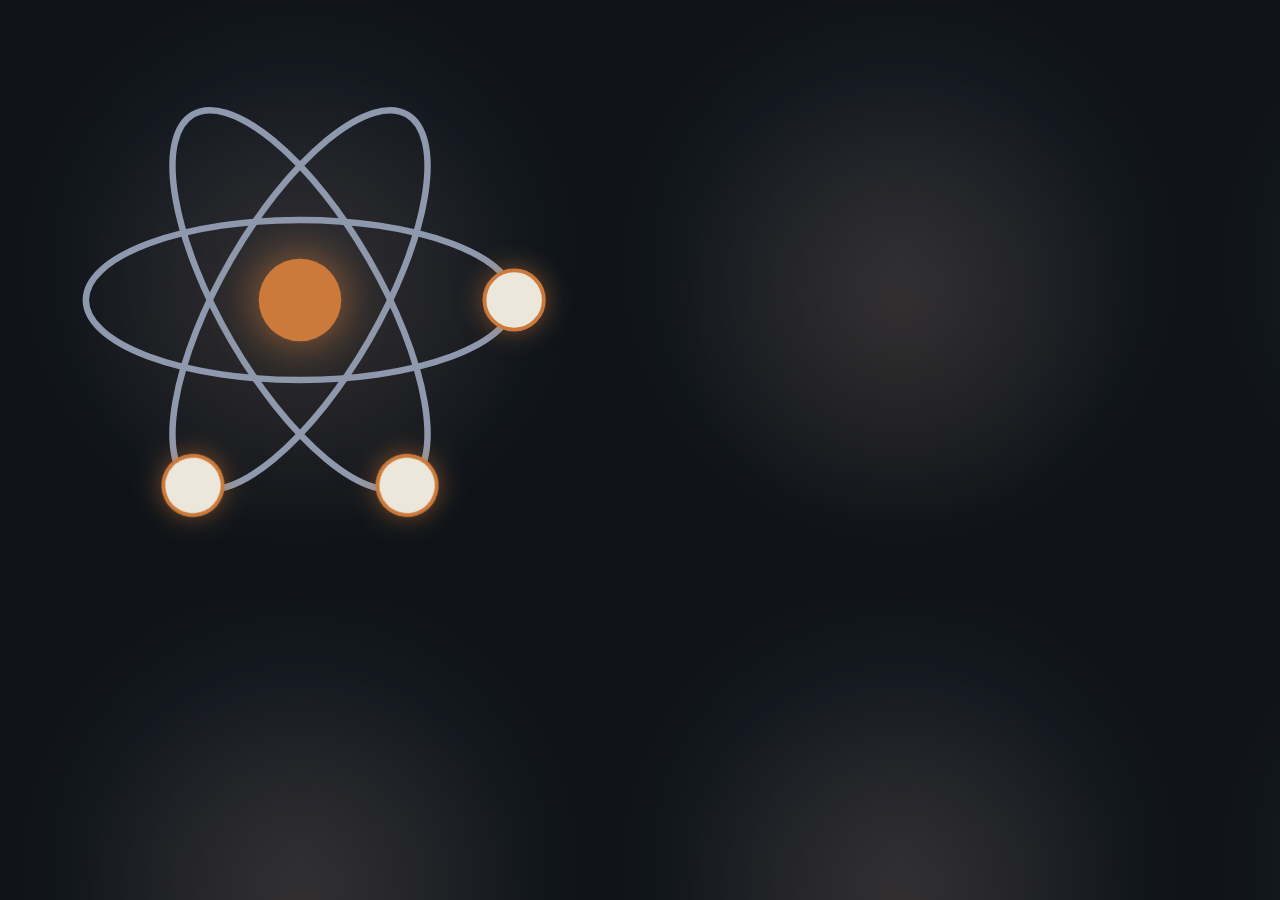
<file: assets/brand/social/src/linkedin-company-logo.html>
<!doctype html><html lang="en"><head><meta charset="utf-8"/>
<link rel="stylesheet" href="_base.css"/>
<style>
  html,body{ width:600px; height:600px; }
  body{
    width:600px; height:600px; overflow:hidden;
    display:flex; align-items:center; justify-content:center;
    background:
      radial-gradient(78% 78% at 50% 44%, rgba(58,72,92,.34) 0%, transparent 62%),
      radial-gradient(66% 66% at 50% 50%, rgba(204,122,59,.16) 0%, transparent 58%),
      var(--ink);
  }
  /* mark fills ~86% of the tile (was ~63%) */
  svg{ width:516px; height:516px; overflow:visible; }
  /* brighter, thicker rings so the orbits survive at small avatar sizes */
  .ring{ stroke:#8E99AD; stroke-width:5; }
  .body{ stroke-width:3; filter:drop-shadow(0 0 10px rgba(204,122,59,.55)); }
  .core{ filter:drop-shadow(0 0 18px rgba(204,122,59,.75)); }
</style></head>
<body>
  <svg viewBox="0 0 400 400">
    <g transform="rotate(0 200 200)"><ellipse class="ring" cx="200" cy="200" rx="166" ry="62"/><circle class="body" cx="366" cy="200" r="23"/></g>
    <g transform="rotate(60 200 200)"><ellipse class="ring" cx="200" cy="200" rx="166" ry="62"/><circle class="body" cx="366" cy="200" r="23"/></g>
    <g transform="rotate(120 200 200)"><ellipse class="ring" cx="200" cy="200" rx="166" ry="62"/><circle class="body" cx="366" cy="200" r="23"/></g>
    <circle class="core" cx="200" cy="200" r="32"/>
  </svg>
</body></html>
</file>
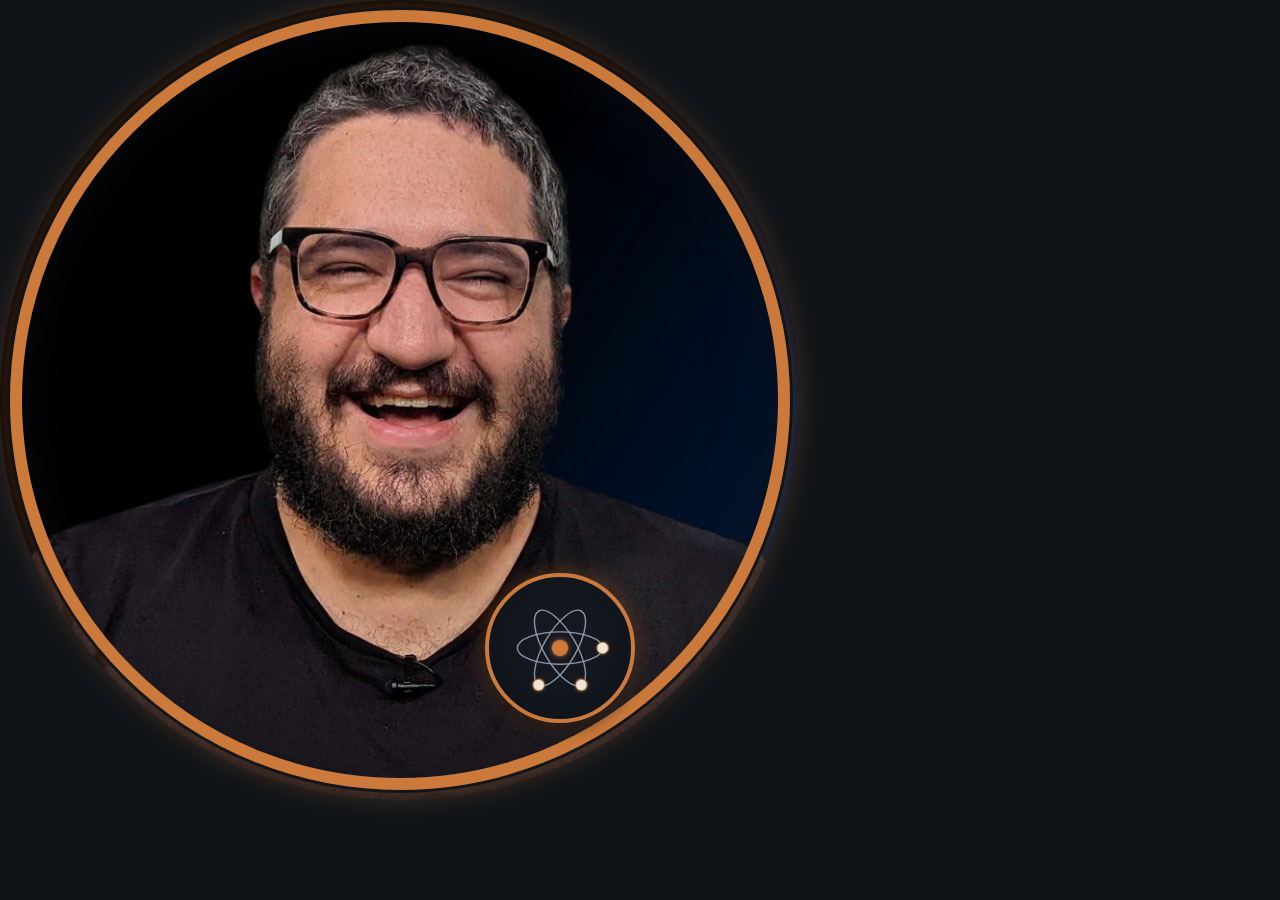
<file: assets/brand/social/src/linkedin-personal-avatar.html>
<!doctype html><html lang="en"><head><meta charset="utf-8"/>
<link rel="stylesheet" href="_base.css"/>
<style>
  html,body{ width:800px; height:800px; }
  /* ink corners (not transparent): safe if ever shown square; LinkedIn circle-crops them away anyway */
  body{ width:800px; height:800px; overflow:hidden; position:relative; background:var(--ink); }
  .ph{ position:absolute; inset:0; border-radius:50%;
       background-image:url("headshot.jpg"); background-size:cover; background-position:center 42%; }
  /* copper ring, inset so the circle crop never clips it */
  .ring-frame{ position:absolute; inset:10px; border-radius:50%;
       border:12px solid var(--copper);
       box-shadow:0 0 0 3px rgba(15,19,24,.9), 0 0 34px rgba(204,122,59,.45),
                  inset 0 0 60px rgba(15,19,24,.55); }
  /* three-body mark badge, bottom-right, kept inside the inscribed circle */
  .badge{ position:absolute; left:560px; top:648px; transform:translate(-50%,-50%);
          width:150px; height:150px; border-radius:50%;
          background:radial-gradient(70% 70% at 50% 45%, #161B23 0%, #0F1318 100%);
          border:4px solid var(--copper);
          box-shadow:0 6px 18px rgba(0,0,0,.5), 0 0 22px rgba(204,122,59,.45);
          display:flex; align-items:center; justify-content:center; }
  .badge svg{ width:108px; height:108px; overflow:visible; }
  .badge .ring{ stroke:#8E99AD; stroke-width:5; }
  .badge .body{ stroke-width:3; filter:drop-shadow(0 0 6px rgba(204,122,59,.65)); }
  .badge .core{ filter:drop-shadow(0 0 10px rgba(204,122,59,.85)); }
</style></head>
<body>
  <div class="ph"></div>
  <div class="ring-frame"></div>
  <div class="badge"><svg viewBox="0 0 400 400">
    <g transform="rotate(0 200 200)"><ellipse class="ring" cx="200" cy="200" rx="158" ry="60"/><circle class="body" cx="358" cy="200" r="21"/></g>
    <g transform="rotate(60 200 200)"><ellipse class="ring" cx="200" cy="200" rx="158" ry="60"/><circle class="body" cx="358" cy="200" r="21"/></g>
    <g transform="rotate(120 200 200)"><ellipse class="ring" cx="200" cy="200" rx="158" ry="60"/><circle class="body" cx="358" cy="200" r="21"/></g>
    <circle class="core" cx="200" cy="200" r="30"/></svg></div>
</body></html>
</file>
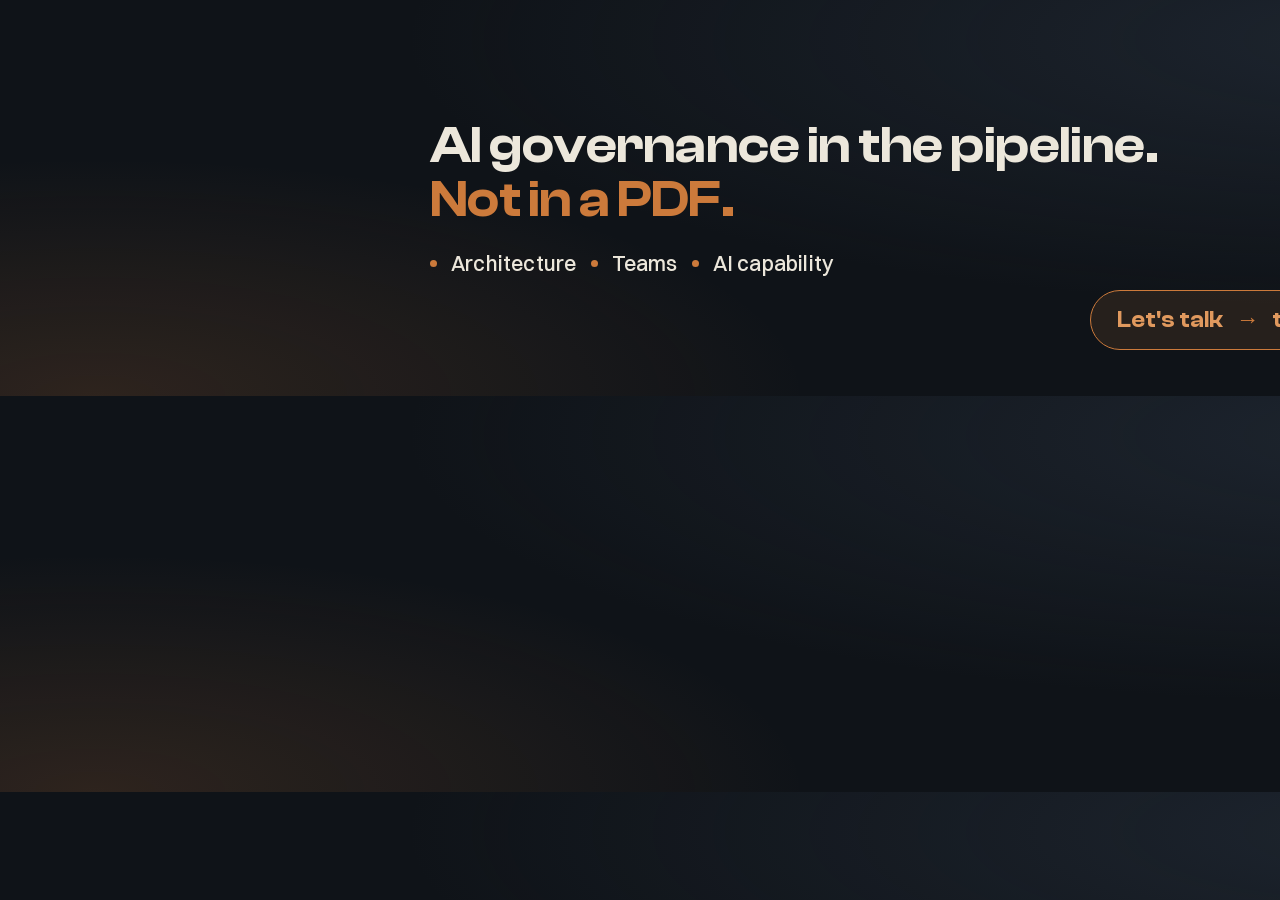
<file: assets/brand/social/src/linkedin-personal-header.html>
<!doctype html><html lang="en"><head><meta charset="utf-8"/>
<link rel="stylesheet" href="_base.css"/>
<style>
  html,body{ width:1584px; height:396px; }
  body{
    width:1584px; height:396px; overflow:hidden; position:relative;
    background:
      radial-gradient(120% 130% at 88% 10%, rgba(58,72,92,.32) 0%, transparent 52%),
      radial-gradient(90% 120% at 6% 100%, rgba(204,122,59,.16) 0%, transparent 50%),
      var(--ink);
    color:var(--bone); font-family:"Switzer",sans-serif;
  }
  /* content sits right-of-center; bottom-left ~380px stays clear for the profile photo */
  .block{ position:absolute; left:430px; right:300px; top:50%; transform:translateY(-50%); }
  h1{ font-family:"Clash Display",serif; font-weight:600; font-size:52px; line-height:1.04; letter-spacing:-.01em; margin-bottom:22px; }
  h1 .cop{ color:var(--copper); }
  .triad{ display:flex; gap:14px; align-items:center; font-family:"Switzer"; font-weight:500; font-size:21px; color:var(--bone-dim); letter-spacing:.01em; }
  .triad b{ color:var(--bone); font-weight:500; }
  .triad .d{ width:7px; height:7px; border-radius:50%; background:var(--copper); display:inline-block; }
  .cta{ position:absolute; right:80px; bottom:46px; display:flex; align-items:center; gap:13px;
        background:rgba(204,122,59,.12); border:1.5px solid var(--copper); border-radius:999px;
        padding:15px 26px; font-family:"Clash Display",serif; font-weight:600; font-size:23px; color:var(--copper-lo); }
  .cta .arrow{ color:var(--copper); }
  .mark{ position:absolute; right:96px; top:54px; width:104px; height:104px; }
  .mark svg{ width:104px; height:104px; overflow:visible; }
</style></head>
<body>
  <div class="mark"><svg viewBox="0 0 400 400">
    <g transform="rotate(0 200 200)"><ellipse class="ring" cx="200" cy="200" rx="150" ry="56"/><circle class="body" cx="350" cy="200" r="15"/></g>
    <g transform="rotate(60 200 200)"><ellipse class="ring" cx="200" cy="200" rx="150" ry="56"/><circle class="body" cx="350" cy="200" r="15"/></g>
    <g transform="rotate(120 200 200)"><ellipse class="ring" cx="200" cy="200" rx="150" ry="56"/><circle class="body" cx="350" cy="200" r="15"/></g>
    <circle class="core" cx="200" cy="200" r="22"/></svg></div>
  <div class="block">
    <h1>AI governance in the pipeline.<br><span class="cop">Not in a PDF.</span></h1>
    <div class="triad"><span class="d"></span><b>Architecture</b><span class="d"></span><b>Teams</b><span class="d"></span><b>AI capability</b></div>
  </div>
  <div class="cta"><span>Let's talk</span><span class="arrow">&#8594;</span><span>tilinthecloud.com</span></div>
</body></html>
</file>
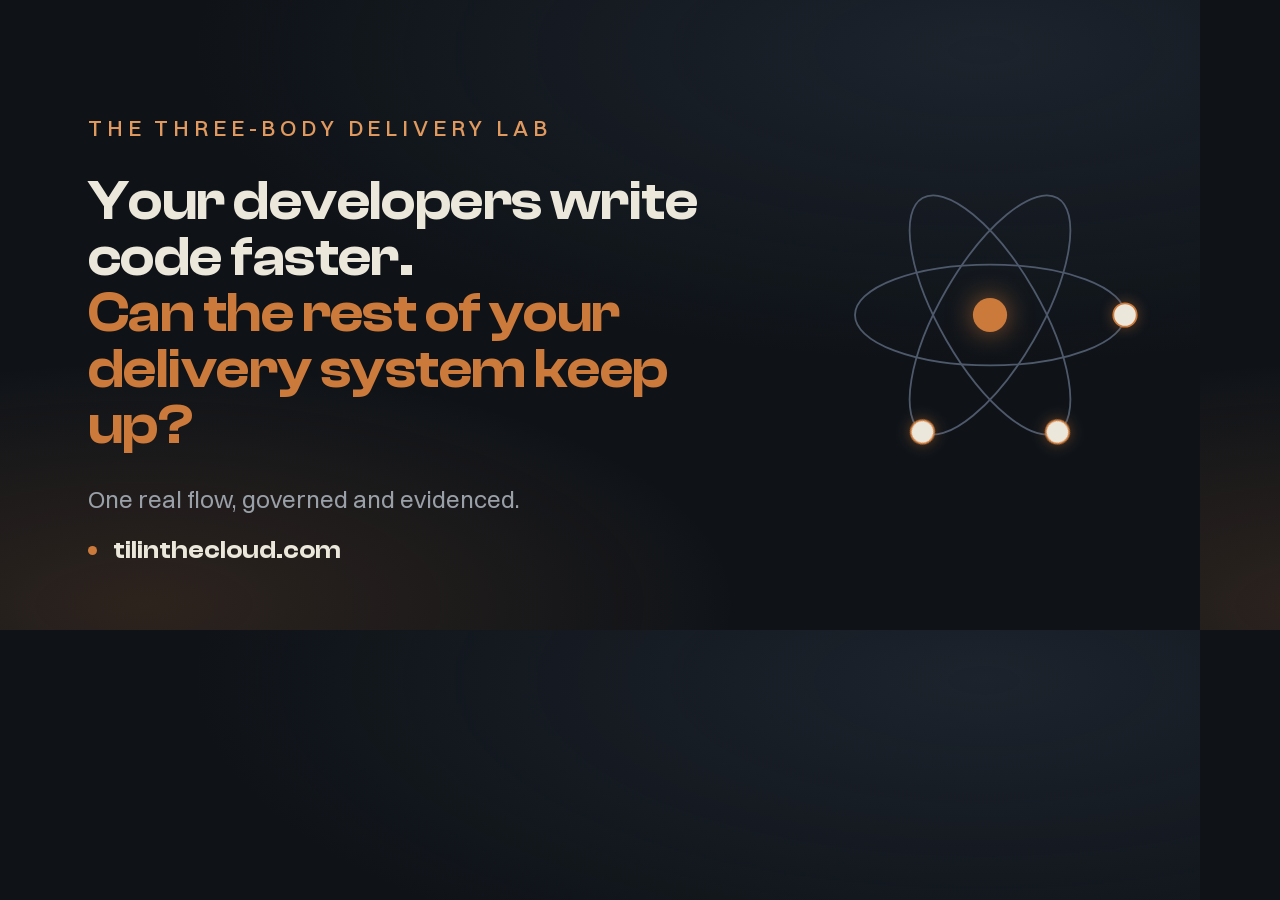
<file: assets/brand/social/src/og-delivery-lab.html>
<!doctype html><html lang="en"><head><meta charset="utf-8"/>
<link rel="stylesheet" href="_base.css"/>
<style>
  html,body{ width:1200px; height:630px; }
  body{
    width:1200px; height:630px; overflow:hidden; position:relative;
    background:
      radial-gradient(120% 90% at 82% 8%, rgba(58,72,92,.30) 0%, transparent 55%),
      radial-gradient(90% 70% at 12% 96%, rgba(204,122,59,.16) 0%, transparent 55%),
      var(--ink);
    color:var(--bone); font-family:"Switzer",sans-serif;
    display:grid; grid-template-columns:1fr 420px; align-items:center;
  }
  .content{ padding:78px 0 78px 88px; }
  .eyebrow{ font-weight:500; font-size:22px; letter-spacing:.22em; text-transform:uppercase; color:var(--copper-lo); margin-bottom:30px; }
  h1{ font-family:"Clash Display",serif; font-weight:600; font-size:56px; line-height:1.0; letter-spacing:-.01em; margin-bottom:30px; }
  h1 .cop{ color:var(--copper); }
  p.sub{ font-size:24px; line-height:1.4; color:var(--bone-dim); max-width:680px; font-weight:400; }
  .foot{ position:absolute; left:88px; bottom:64px; display:flex; align-items:center; gap:16px;
         font-family:"Clash Display",serif; font-weight:600; font-size:26px; color:var(--bone); }
  .foot .dot{ width:9px; height:9px; border-radius:50%; background:var(--copper); }
  .mark{ width:420px; height:100%; display:flex; align-items:center; justify-content:center; }
  .mark svg{ width:360px; height:360px; overflow:visible; }
  .core{ filter:drop-shadow(0 0 14px rgba(204,122,59,.65)); }
</style></head>
<body>
  <div class="content">
    <div class="eyebrow">The Three-Body Delivery Lab</div>
    <h1>Your developers write code faster.<br><span class="cop">Can the rest of your delivery system keep up?</span></h1>
    <p class="sub">One real flow, governed and evidenced.</p>
  </div>
  <div class="foot"><span class="dot"></span>tilinthecloud.com</div>
  <div class="mark"><svg viewBox="0 0 400 400">
    <g transform="rotate(0 200 200)"><ellipse class="ring" cx="200" cy="200" rx="150" ry="56"/><circle class="body" cx="350" cy="200" r="13"/></g>
    <g transform="rotate(60 200 200)"><ellipse class="ring" cx="200" cy="200" rx="150" ry="56"/><circle class="body" cx="350" cy="200" r="13"/></g>
    <g transform="rotate(120 200 200)"><ellipse class="ring" cx="200" cy="200" rx="150" ry="56"/><circle class="body" cx="350" cy="200" r="13"/></g>
    <circle class="core" cx="200" cy="200" r="19"/></svg></div>
</body></html>
</file>
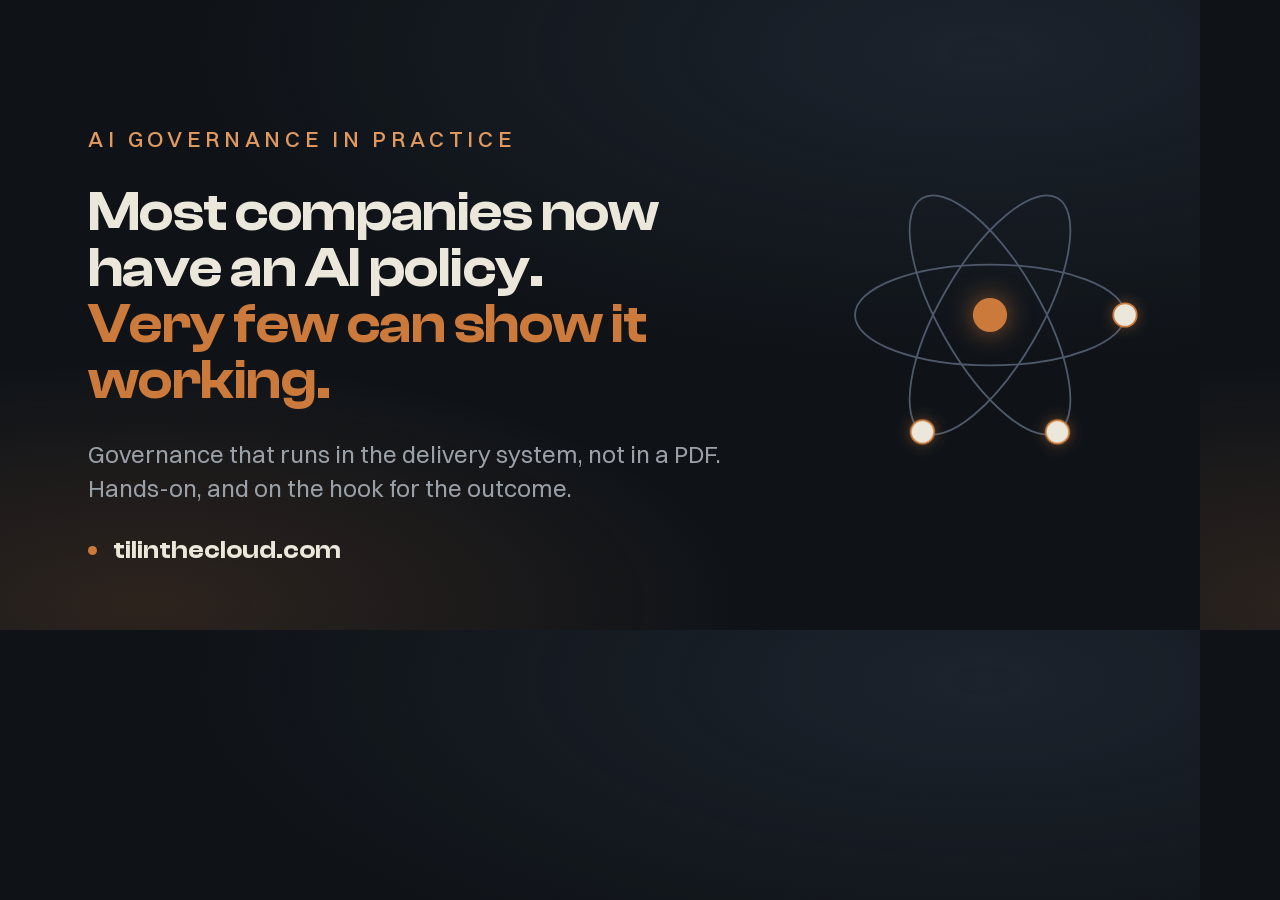
<file: assets/brand/social/src/og.html>
<!doctype html><html lang="en"><head><meta charset="utf-8"/>
<link rel="stylesheet" href="_base.css"/>
<style>
  html,body{ width:1200px; height:630px; }
  body{
    width:1200px; height:630px; overflow:hidden; position:relative;
    background:
      radial-gradient(120% 90% at 82% 8%, rgba(58,72,92,.30) 0%, transparent 55%),
      radial-gradient(90% 70% at 12% 96%, rgba(204,122,59,.16) 0%, transparent 55%),
      var(--ink);
    color:var(--bone); font-family:"Switzer",sans-serif;
    display:grid; grid-template-columns:1fr 420px; align-items:center;
  }
  .content{ padding:78px 0 78px 88px; }
  .eyebrow{ font-weight:500; font-size:22px; letter-spacing:.22em; text-transform:uppercase; color:var(--copper-lo); margin-bottom:30px; }
  h1{ font-family:"Clash Display",serif; font-weight:600; font-size:56px; line-height:1.0; letter-spacing:-.01em; margin-bottom:30px; }
  h1 .cop{ color:var(--copper); }
  p.sub{ font-size:24px; line-height:1.4; color:var(--bone-dim); max-width:680px; font-weight:400; }
  .foot{ position:absolute; left:88px; bottom:64px; display:flex; align-items:center; gap:16px;
         font-family:"Clash Display",serif; font-weight:600; font-size:26px; color:var(--bone); }
  .foot .dot{ width:9px; height:9px; border-radius:50%; background:var(--copper); }
  .mark{ width:420px; height:100%; display:flex; align-items:center; justify-content:center; }
  .mark svg{ width:360px; height:360px; overflow:visible; }
  .core{ filter:drop-shadow(0 0 14px rgba(204,122,59,.65)); }
</style></head>
<body>
  <div class="content">
    <div class="eyebrow">AI governance in practice</div>
    <h1>Most companies now have an AI policy.<br><span class="cop">Very few can show it working.</span></h1>
    <p class="sub">Governance that runs in the delivery system, not in a PDF. Hands-on, and on the hook for the outcome.</p>
  </div>
  <div class="foot"><span class="dot"></span>tilinthecloud.com</div>
  <div class="mark"><svg viewBox="0 0 400 400">
    <g transform="rotate(0 200 200)"><ellipse class="ring" cx="200" cy="200" rx="150" ry="56"/><circle class="body" cx="350" cy="200" r="13"/></g>
    <g transform="rotate(60 200 200)"><ellipse class="ring" cx="200" cy="200" rx="150" ry="56"/><circle class="body" cx="350" cy="200" r="13"/></g>
    <g transform="rotate(120 200 200)"><ellipse class="ring" cx="200" cy="200" rx="150" ry="56"/><circle class="body" cx="350" cy="200" r="13"/></g>
    <circle class="core" cx="200" cy="200" r="19"/></svg></div>
</body></html>
</file>
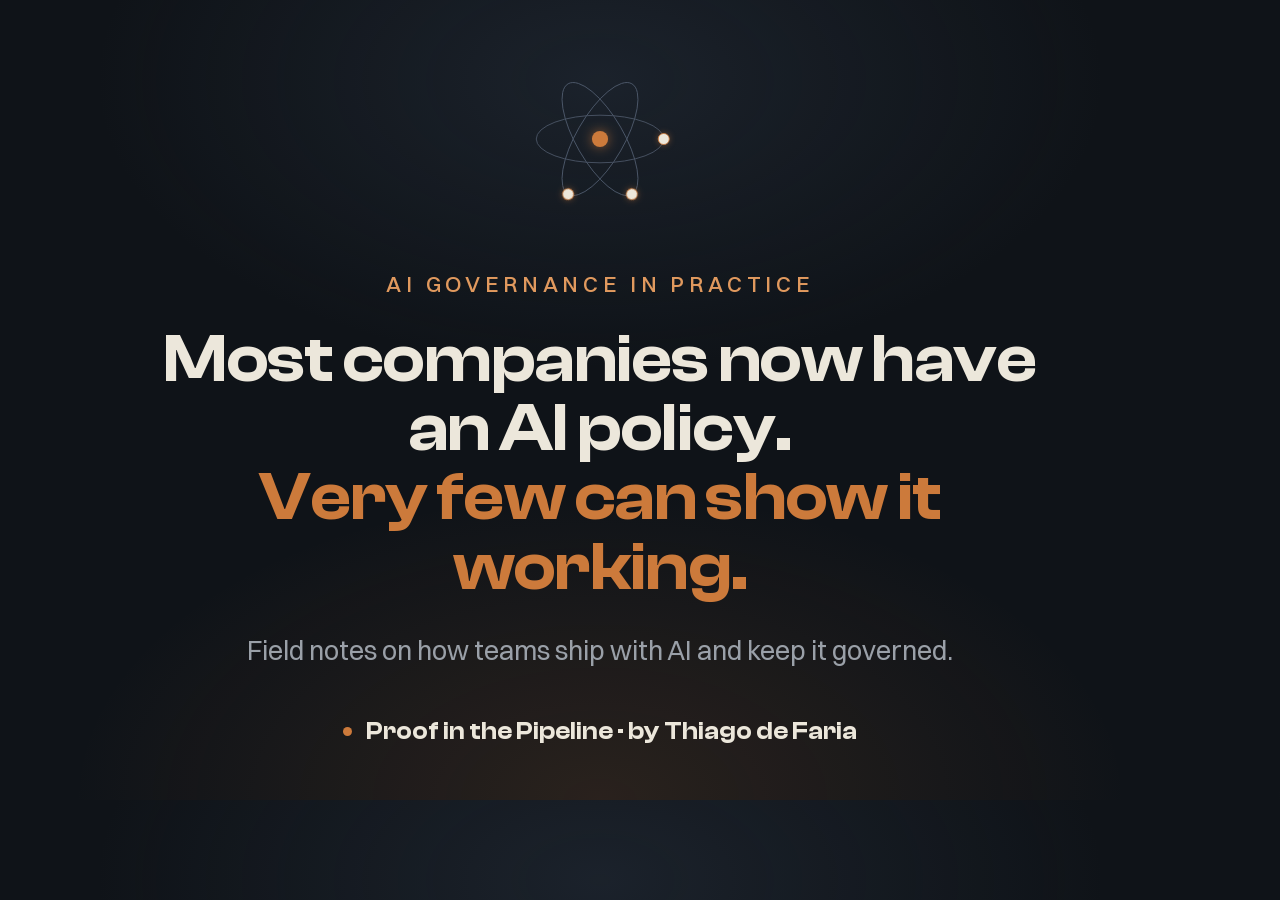
<file: assets/brand/social/src/substack-cover.html>
<!doctype html><html lang="en"><head><meta charset="utf-8"/>
<link rel="stylesheet" href="_base.css"/>
<style>
  /* Centered composition: survives Substack's center-crop (feed crops the sides of
     wide images). All content stacked + centered with generous safe margins, so any
     crop from 1:1 to 2:1 keeps the headline intact. */
  html,body{ width:1200px; height:800px; }
  body{
    width:1200px; height:800px; overflow:hidden; position:relative;
    background:
      radial-gradient(70% 60% at 50% 10%, rgba(58,72,92,.28) 0%, transparent 60%),
      radial-gradient(80% 70% at 50% 100%, rgba(204,122,59,.14) 0%, transparent 55%),
      var(--ink);
    color:var(--bone); font-family:"Switzer",sans-serif;
    display:flex; flex-direction:column; align-items:center; justify-content:center;
    text-align:center; padding:90px 120px;
  }
  .mark{ margin-bottom:40px; }
  .mark svg{ width:170px; height:170px; overflow:visible; }
  .core{ filter:drop-shadow(0 0 14px rgba(204,122,59,.65)); }
  .eyebrow{ font-weight:500; font-size:22px; letter-spacing:.22em; text-transform:uppercase; color:var(--copper-lo); margin-bottom:26px; }
  h1{ font-family:"Clash Display",serif; font-weight:600; font-size:68px; line-height:1.02; letter-spacing:-.01em; margin-bottom:30px; }
  h1 .cop{ color:var(--copper); }
  p.sub{ font-size:27px; line-height:1.42; color:var(--bone-dim); max-width:760px; font-weight:400; margin-bottom:46px; }
  .foot{ display:flex; align-items:center; gap:14px;
         font-family:"Clash Display",serif; font-weight:600; font-size:25px; color:var(--bone); }
  .foot .dot{ width:9px; height:9px; border-radius:50%; background:var(--copper); }
</style></head>
<body>
  <div class="mark"><svg viewBox="0 0 400 400">
    <g transform="rotate(0 200 200)"><ellipse class="ring" cx="200" cy="200" rx="150" ry="56"/><circle class="body" cx="350" cy="200" r="13"/></g>
    <g transform="rotate(60 200 200)"><ellipse class="ring" cx="200" cy="200" rx="150" ry="56"/><circle class="body" cx="350" cy="200" r="13"/></g>
    <g transform="rotate(120 200 200)"><ellipse class="ring" cx="200" cy="200" rx="150" ry="56"/><circle class="body" cx="350" cy="200" r="13"/></g>
    <circle class="core" cx="200" cy="200" r="19"/></svg></div>
  <div class="eyebrow">AI governance in practice</div>
  <h1>Most companies now have an AI policy.<br><span class="cop">Very few can show it working.</span></h1>
  <p class="sub">Field notes on how teams ship with AI and keep it governed.</p>
  <div class="foot"><span class="dot"></span>Proof in the Pipeline &middot; by Thiago de Faria</div>
</body></html>
</file>
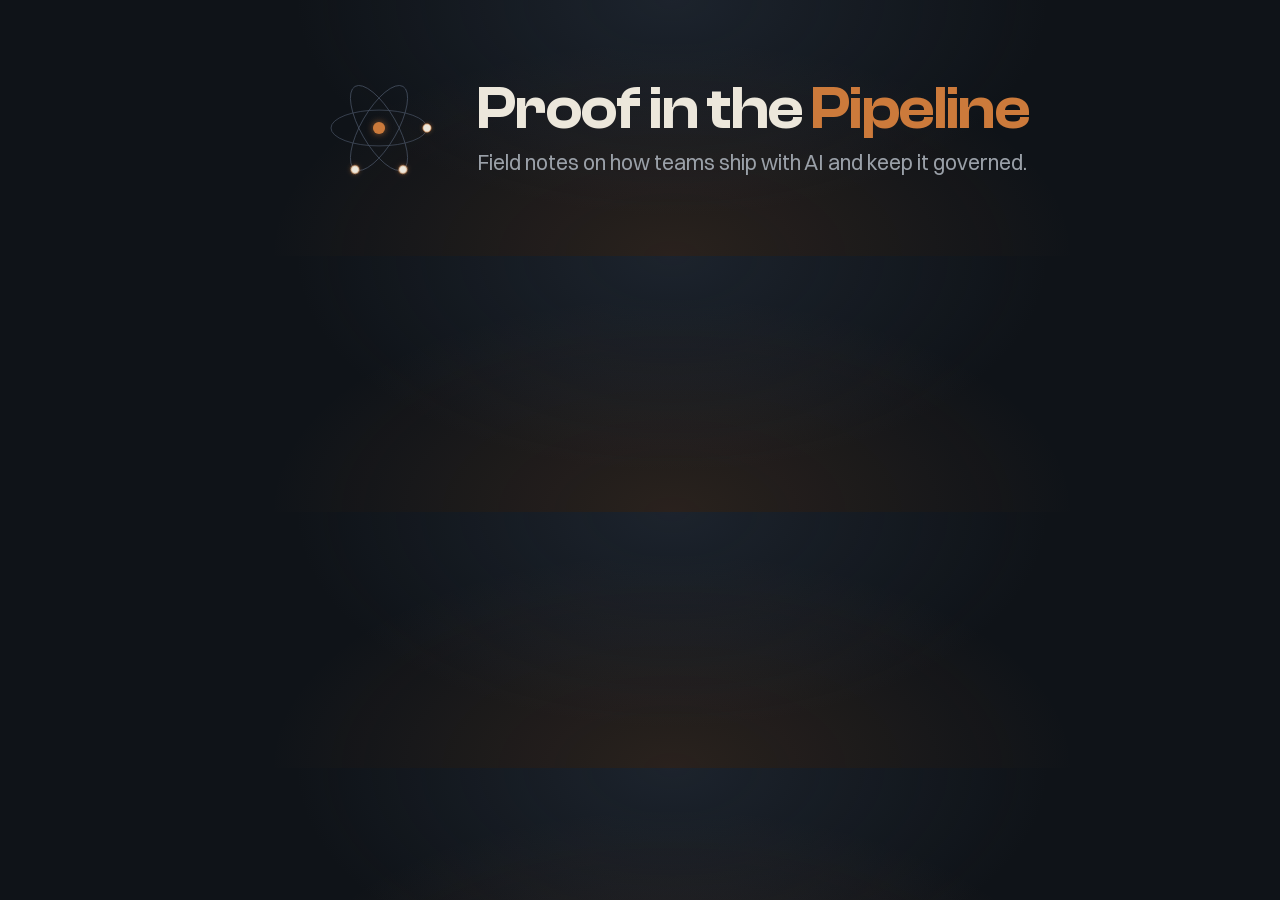
<file: assets/brand/social/src/substack-header.html>
<!doctype html><html lang="en"><head><meta charset="utf-8"/>
<link rel="stylesheet" href="_base.css"/>
<style>
  /* Substack homepage header (wordmark slot, 1344x256, about 5.25:1). One centered row
     with wide side margins, so a center-crop on narrow screens keeps the masthead. */
  html,body{ width:1344px; height:256px; }
  body{
    width:1344px; height:256px; overflow:hidden; position:relative;
    background:
      radial-gradient(40% 120% at 50% 0%, rgba(58,72,92,.30) 0%, transparent 70%),
      radial-gradient(50% 140% at 50% 100%, rgba(204,122,59,.14) 0%, transparent 60%),
      var(--ink);
    color:var(--bone); font-family:"Switzer",sans-serif;
    display:flex; align-items:center; justify-content:center; gap:34px;
  }
  .mark svg{ width:128px; height:128px; overflow:visible; display:block; }
  .core{ filter:drop-shadow(0 0 12px rgba(204,122,59,.65)); }
  .txt{ display:flex; flex-direction:column; gap:10px; }
  h1{ font-family:"Clash Display",serif; font-weight:600; font-size:60px; line-height:1; letter-spacing:-.01em; }
  h1 .cop{ color:var(--copper); }
  p.sub{ font-size:21px; line-height:1.3; color:var(--bone-dim); font-weight:400; }
</style></head>
<body>
  <div class="mark"><svg viewBox="0 0 400 400">
    <g transform="rotate(0 200 200)"><ellipse class="ring" cx="200" cy="200" rx="150" ry="56"/><circle class="body" cx="350" cy="200" r="13"/></g>
    <g transform="rotate(60 200 200)"><ellipse class="ring" cx="200" cy="200" rx="150" ry="56"/><circle class="body" cx="350" cy="200" r="13"/></g>
    <g transform="rotate(120 200 200)"><ellipse class="ring" cx="200" cy="200" rx="150" ry="56"/><circle class="body" cx="350" cy="200" r="13"/></g>
    <circle class="core" cx="200" cy="200" r="19"/></svg></div>
  <div class="txt">
    <h1>Proof in the <span class="cop">Pipeline</span></h1>
    <p class="sub">Field notes on how teams ship with AI and keep it governed.</p>
  </div>
</body></html>
</file>
<file: assets/css/style.css>
/* ============================================================
   tilinthecloud.com  ·  "Three-Body System"
   Clash Display (display) + Switzer (body), self-hosted.
   Ink ground, bone text, one molten copper accent.
   ============================================================ */

/* ---------- Fonts ---------- */
@font-face {
  font-family: "Clash Display";
  src: url("/assets/fonts/clash-display-500.woff2") format("woff2");
  font-weight: 500; font-style: normal; font-display: swap;
}
@font-face {
  font-family: "Clash Display";
  src: url("/assets/fonts/clash-display-600.woff2") format("woff2");
  font-weight: 600; font-style: normal; font-display: swap;
}
@font-face {
  font-family: "Clash Display";
  src: url("/assets/fonts/clash-display-700.woff2") format("woff2");
  font-weight: 700; font-style: normal; font-display: swap;
}
@font-face {
  font-family: "Switzer";
  src: url("/assets/fonts/switzer-400.woff2") format("woff2");
  font-weight: 400; font-style: normal; font-display: swap;
}
@font-face {
  font-family: "Switzer";
  src: url("/assets/fonts/switzer-500.woff2") format("woff2");
  font-weight: 500; font-style: normal; font-display: swap;
}
@font-face {
  font-family: "Switzer";
  src: url("/assets/fonts/switzer-600.woff2") format("woff2");
  font-weight: 600; font-style: normal; font-display: swap;
}

/* ---------- Tokens ---------- */
:root {
  --ink:        #0F1318;   /* page ground            */
  --ink-raised: #141921;   /* cards / raised panels  */
  --ink-line:   #232A34;   /* hairlines              */
  --line-control: #5C6879; /* control borders (3.3:1 on ink, 3.1:1 on raised) */
  --bone:       #ECE7DB;   /* primary text           */
  --bone-dim:   #9AA0A8;   /* secondary text         */
  --bone-faint: #8A919A;   /* tertiary / labels (5.9:1 on ink, AA) */
  --copper:     #CC7A3B;   /* accent                 */
  --copper-lo:  #E0995E;   /* accent hover / light   */
  --copper-glow: rgba(204,122,59,.16);

  --display: "Clash Display", Georgia, serif;
  --body:    "Switzer", "Helvetica Neue", Arial, sans-serif;

  --maxw: 1160px;
  --gut:  clamp(1.25rem, 4vw, 3rem);
  --ease: cubic-bezier(.22,.61,.36,1);
}

/* ---------- Reset ---------- */
*, *::before, *::after { box-sizing: border-box; margin: 0; padding: 0; }
html { -webkit-text-size-adjust: 100%; scroll-behavior: smooth; }
img, svg { display: block; max-width: 100%; }
a { color: inherit; text-decoration: none; }
button { font: inherit; color: inherit; cursor: pointer; background: none; border: none; }

html { overflow-x: clip; }
body {
  font-family: var(--body);
  font-weight: 400;
  color: var(--bone);
  background: var(--ink);
  line-height: 1.6;
  -webkit-font-smoothing: antialiased;
  text-rendering: optimizeLegibility;
  overflow-x: clip;
}
/* Long words (e.g. "modernization") never punch through narrow screens */
h1, h2, h3, p, a { overflow-wrap: break-word; }
.hero-grid > *, .contact-grid > *, .writing-card > * { min-width: 0; }

/* Atmospheric ground: layered copper glow + cool top light + fine grain */
body::before {
  content: "";
  position: fixed; inset: 0; z-index: -2;
  background:
    radial-gradient(120% 90% at 82% 8%, rgba(58,72,92,.30) 0%, transparent 55%),
    radial-gradient(90% 70% at 12% 96%, var(--copper-glow) 0%, transparent 55%),
    var(--ink);
}
body::after {
  content: "";
  position: fixed; inset: 0; z-index: -1; opacity: .045; pointer-events: none;
  background-image: url("data:image/svg+xml,%3Csvg xmlns='http://www.w3.org/2000/svg' width='160' height='160'%3E%3Cfilter id='n'%3E%3CfeTurbulence type='fractalNoise' baseFrequency='.9' numOctaves='2'/%3E%3C/filter%3E%3Crect width='100%25' height='100%25' filter='url(%23n)'/%3E%3C/svg%3E");
}

/* ---------- Layout helpers ---------- */
.wrap { width: 100%; max-width: var(--maxw); margin-inline: auto; padding-inline: var(--gut); }
section { position: relative; }
.eyebrow {
  font-family: var(--body);
  font-weight: 600;
  font-size: .72rem;
  letter-spacing: .22em;
  text-transform: uppercase;
  color: var(--copper);
  display: inline-flex; align-items: center; gap: .6rem;
}
.eyebrow::before {
  content: ""; width: 1.6rem; height: 1px; background: var(--copper); opacity: .7;
}

/* ---------- Header ---------- */
.site-head {
  position: sticky; top: 0; z-index: 50;
  backdrop-filter: blur(10px);
  background: color-mix(in srgb, var(--ink) 72%, transparent);
  border-bottom: 1px solid transparent;
  transition: border-color .3s var(--ease), background .3s var(--ease);
}
.site-head.is-stuck { border-bottom-color: var(--ink-line); }
.site-head .wrap {
  display: flex; align-items: center; justify-content: space-between;
  height: 68px;
}
.brand { display: inline-flex; align-items: center; }
.brand-logo { height: 30px; width: auto; display: block; }
@media (max-width: 420px) { .brand-logo { height: 26px; } }
.nav { display: flex; align-items: center; gap: clamp(1rem, 3vw, 2rem); }
.nav a { font-weight: 500; font-size: .95rem; color: var(--bone-dim); padding-block: .3rem; transition: color .2s var(--ease); }
.nav a:hover { color: var(--bone); }
.nav .nav-cta {
  color: var(--bone); border: 1px solid var(--line-control); border-radius: 999px;
  padding: .42rem 1rem; transition: border-color .2s var(--ease), color .2s var(--ease);
}
.nav .nav-cta:hover { border-color: var(--copper); color: var(--copper-lo); }
/* Phones keep the offer link so the Lab stays reachable from the header; the rest lives in the footer */
@media (max-width: 560px) { .nav .nav-plain:not(.nav-offer) { display: none; } }
@media (max-width: 360px) { .nav .nav-offer { display: none; } }

/* ---------- Buttons ---------- */
.btn {
  display: inline-flex; align-items: center; gap: .55rem;
  font-family: var(--body); font-weight: 600; font-size: .98rem;
  padding: .85rem 1.5rem; border-radius: 999px;
  transition: transform .18s var(--ease), background .2s var(--ease),
              border-color .2s var(--ease), color .2s var(--ease);
  will-change: transform;
}
.btn:active { transform: translateY(1px); }
.btn-primary { background: var(--copper); color: #1a1206; }
.btn-primary:hover { background: var(--copper-lo); transform: translateY(-2px); }
.btn-ghost { border: 1px solid var(--line-control); color: var(--bone); }
.btn-ghost:hover { border-color: var(--copper); color: var(--copper-lo); transform: translateY(-2px); }
.btn .arrow { transition: transform .2s var(--ease); }
.btn:hover .arrow { transform: translateX(3px); }

/* ---------- Hero ---------- */
.hero { padding-top: clamp(3.5rem, 9vw, 7rem); padding-bottom: clamp(3.5rem, 8vw, 6.5rem); }
.hero .wrap { position: relative; }
.hero-grid {
  display: grid; grid-template-columns: minmax(0, 1.15fr) minmax(0, .85fr);
  gap: clamp(2rem, 5vw, 4rem); align-items: center;
}
.hero-kicker { margin-bottom: 1.6rem; }
.hero h1 {
  font-family: var(--display); font-weight: 600;
  font-size: clamp(2.5rem, 6.4vw, 4.6rem);
  line-height: 1.02; letter-spacing: -.025em;
  margin-bottom: 1.4rem;
}
.hero h1 .accent { color: var(--copper); }
.hero .lede {
  font-size: clamp(1.12rem, 1.7vw, 1.34rem);
  color: var(--bone-dim); max-width: 34ch; line-height: 1.5;
  margin-bottom: 2.2rem;
}
.hero .cta-row { display: flex; flex-wrap: wrap; gap: .9rem; }

/* Orbit visual */
.orbit-stage { position: relative; aspect-ratio: 1; width: 100%; max-width: 440px; justify-self: center; }
.orbit-stage svg { width: 100%; height: 100%; overflow: visible; }
.orbit-ring { fill: none; stroke: #4E596B; stroke-width: 1.6; }
.orbit-spin { transform-box: fill-box; transform-origin: center; }
.body-core { fill: var(--copper); filter: drop-shadow(0 0 22px rgba(204,122,59,.55)); }
/* Three equal bodies (architecture, teams, AI), moving together: same treatment */
.body-orbit { fill: var(--bone); stroke: var(--copper); stroke-width: 1.6; filter: drop-shadow(0 0 6px rgba(204,122,59,.35)); }
.orbit-label {
  font-family: var(--body); font-weight: 600; font-size: 9px;
  letter-spacing: .16em; text-transform: uppercase; fill: var(--bone-faint);
}

@media (max-width: 860px) {
  .hero-grid { grid-template-columns: 1fr; }
  .orbit-stage { grid-row: 1; max-width: 300px; margin-bottom: .5rem; }
}
@media (max-width: 380px) {
  .hero h1 { font-size: 2.15rem; }
  .proof-item { font-size: 1.2rem; }
}

/* ---------- Section frame ---------- */
.band { padding-block: clamp(3.5rem, 8vw, 6rem); border-top: 1px solid var(--ink-line); }
.band-head { max-width: 56ch; margin-bottom: clamp(2.2rem, 5vw, 3.4rem); }
.band-head h2 {
  font-family: var(--display); font-weight: 600;
  font-size: clamp(1.9rem, 3.6vw, 2.9rem); line-height: 1.08;
  letter-spacing: -.02em; margin-top: 1.1rem;
}
.band-head p { color: var(--bone-dim); font-size: 1.08rem; margin-top: 1.1rem; max-width: 52ch; }

/* ---------- Three bodies ---------- */
.bodies { display: grid; grid-template-columns: repeat(3, 1fr); gap: 1px; background: var(--ink-line); border: 1px solid var(--ink-line); border-radius: 14px; overflow: hidden; }
.body-cell { background: var(--ink-raised); padding: clamp(1.4rem, 2.6vw, 2.1rem); position: relative; transition: background .25s var(--ease); }
.body-cell:hover { background: #181E27; }
.body-cell .idx {
  font-family: var(--display); font-weight: 500; font-size: .95rem;
  color: var(--copper); letter-spacing: .04em;
}
.body-cell .dot { width: 9px; height: 9px; border-radius: 50%; display: inline-block; margin-left: .5rem; vertical-align: middle; }
.body-cell h3 { font-family: var(--display); font-weight: 600; font-size: 1.32rem; margin: 1rem 0 .5rem; letter-spacing: -.01em; }
.body-cell p { color: var(--bone-dim); font-size: .98rem; }
.bodies-foot {
  margin-top: 1.6rem; color: var(--bone-dim); font-size: 1.05rem;
  display: flex; gap: .8rem; align-items: baseline; flex-wrap: wrap;
}
.bodies-foot strong { color: var(--bone); font-weight: 600; }
@media (max-width: 720px) { .bodies { grid-template-columns: 1fr; } }

/* ---------- Proof strip ---------- */
.proof { border-top: 1px solid var(--ink-line); border-bottom: 1px solid var(--ink-line); background: var(--ink-raised); }
.proof .wrap { padding-block: clamp(2.2rem, 4vw, 3rem); }
.proof .proof-lead { color: var(--bone-dim); font-size: 1.02rem; margin-bottom: 1rem; max-width: 60ch; }
.proof .proof-where { margin-bottom: 1.2rem; }
.proof-row { display: flex; flex-wrap: wrap; align-items: center; gap: clamp(1rem, 3vw, 2rem); }
.proof-item { font-family: var(--display); font-weight: 600; font-size: clamp(1.15rem, 2.2vw, 1.6rem); letter-spacing: -.01em; color: var(--bone); }
.proof-sep { color: var(--bone-faint); font-size: 1.2rem; }
.proof-more { color: var(--bone-faint); font-size: .92rem; font-style: italic; align-self: center; }
.proof-note { margin-top: 1.4rem; color: var(--bone-faint); font-size: .92rem; }

/* ---------- Writing ---------- */
.writing-card {
  display: grid; grid-template-columns: 1fr auto; gap: 2rem; align-items: center;
  background: var(--ink-raised); border: 1px solid var(--ink-line);
  border-radius: 16px; padding: clamp(1.6rem, 4vw, 2.6rem);
  transition: border-color .25s var(--ease);
}
.writing-card:hover { border-color: color-mix(in srgb, var(--copper) 50%, var(--ink-line)); }
.writing-card .wtitle { font-family: var(--display); font-weight: 600; font-size: clamp(1.5rem, 3vw, 2.1rem); letter-spacing: -.01em; }
.writing-card .wsub { color: var(--bone-dim); margin-top: .5rem; max-width: 46ch; }
@media (max-width: 620px) { .writing-card { grid-template-columns: 1fr; } }

/* ---------- Contact ---------- */
.contact-grid { display: grid; grid-template-columns: 1fr 1fr; gap: clamp(2rem, 5vw, 4rem); align-items: start; }
.contact-aside h2 { font-family: var(--display); font-weight: 600; font-size: clamp(1.9rem, 3.6vw, 2.8rem); line-height: 1.08; letter-spacing: -.02em; margin-top: 1.1rem; }
.contact-aside p { color: var(--bone-dim); margin-top: 1.1rem; max-width: 42ch; }
.contact-direct { margin-top: 2rem; display: flex; flex-direction: column; align-items: flex-start; gap: 1rem; }
.contact-direct .btn svg { width: 1.05rem; height: 1.05rem; stroke: currentColor; }

form.contact-form { display: grid; gap: 1rem; }
.field { display: grid; gap: .45rem; }
.field label { font-size: .8rem; font-weight: 600; letter-spacing: .06em; text-transform: uppercase; color: var(--bone-faint); }
.field input, .field textarea {
  font: inherit; color: var(--bone); background: var(--ink-raised);
  border: 1px solid var(--line-control); border-radius: 10px; padding: .8rem .95rem;
  transition: border-color .2s var(--ease), background .2s var(--ease);
}
.field input:focus, .field textarea:focus { outline: none; border-color: var(--copper); background: #161C25; }
.field textarea { min-height: 120px; resize: vertical; }
form.contact-form .btn { justify-self: start; margin-top: .3rem; }
.form-note { color: var(--bone-faint); font-size: .85rem; }
.form-note a { color: var(--copper-lo); text-decoration: underline; text-underline-offset: .15em; }
@media (max-width: 760px) { .contact-grid { grid-template-columns: 1fr; } }

/* ---------- Footer ---------- */
.site-foot { border-top: 1px solid var(--ink-line); padding-block: 2.4rem; }
.site-foot .wrap { display: flex; flex-wrap: wrap; gap: 1rem 2rem; align-items: center; justify-content: space-between; }
.site-foot .legal { color: var(--bone-faint); font-size: .9rem; }
.site-foot .legal b { color: var(--bone-dim); font-weight: 600; }
.site-foot .foot-links { display: flex; gap: 1.4rem; font-size: .9rem; }
.site-foot .foot-links a { color: var(--bone-dim); padding-block: .3rem; transition: color .2s var(--ease); }
.site-foot .foot-links a:hover { color: var(--copper-lo); }

/* ---------- Accessibility ---------- */
:focus-visible { outline: 2px solid var(--copper); outline-offset: 3px; }
.skip-link { position: absolute; left: -9999px; top: .5rem; background: var(--copper); color: #1a1206; padding: .6rem 1rem; border-radius: 8px; font-weight: 600; z-index: 100; }
.skip-link:focus { left: var(--gut); }
.sr-only { position: absolute; width: 1px; height: 1px; padding: 0; margin: -1px; overflow: hidden; clip: rect(0 0 0 0); white-space: nowrap; border: 0; }

/* ---------- Motion: staggered load ----------
   Hidden-until-revealed only when the page has JS (html.js is set by a one-liner in <head>),
   so content stays visible with scripts blocked or unsupported. */
.js .reveal { opacity: 0; transform: translateY(18px); }
/* The h1 slides in without a fade so it counts as the LCP element at first paint */
.js .hero h1.reveal { opacity: 1; }
.is-ready .reveal { animation: rise .9s var(--ease) forwards; }
.is-ready .reveal[data-d="1"] { animation-delay: .05s; }
.is-ready .reveal[data-d="2"] { animation-delay: .14s; }
.is-ready .reveal[data-d="3"] { animation-delay: .23s; }
.is-ready .reveal[data-d="4"] { animation-delay: .32s; }
.is-ready .reveal[data-d="5"] { animation-delay: .42s; }
@keyframes rise { to { opacity: 1; transform: none; } }

/* Scroll-in for lower sections */
.js .inview { opacity: 0; transform: translateY(22px); transition: opacity .8s var(--ease), transform .8s var(--ease); }
.inview.seen { opacity: 1; transform: none; }

/* Orbit drift */
@keyframes spin { to { transform: rotate(360deg); } }
.orbit-spin.s1 { animation: spin 26s linear infinite; }
.orbit-spin.s2 { animation: spin 38s linear infinite reverse; }
.orbit-spin.s3 { animation: spin 32s linear infinite; }
.body-core { animation: pulse 6s var(--ease) infinite; }
@keyframes pulse { 0%,100% { filter: drop-shadow(0 0 18px rgba(204,122,59,.45)); } 50% { filter: drop-shadow(0 0 30px rgba(204,122,59,.75)); } }

@media (prefers-reduced-motion: reduce) {
  html { scroll-behavior: auto; }
  .reveal, .inview { opacity: 1 !important; transform: none !important; animation: none !important; transition: none !important; }
  .orbit-spin, .body-core { animation: none !important; }
  .btn:hover, .btn-primary:hover, .btn-ghost:hover { transform: none; }
  .btn:hover .arrow { transform: none; }
}

/* ---------- Offer pages (/delivery-lab/) ---------- */
.nav a[aria-current="page"] { color: var(--bone); }
.lab-teaser-grid { display: grid; grid-template-columns: 1fr auto; gap: 2rem; align-items: center; }
.lab-teaser-grid > * { min-width: 0; }
.lab-teaser-grid h2 {
  font-family: var(--display); font-weight: 600;
  font-size: clamp(1.7rem, 3.2vw, 2.5rem); line-height: 1.08;
  letter-spacing: -.02em; margin-top: 1.1rem; max-width: 24ch;
}
.lab-teaser-grid .lab-teaser-sub { color: var(--bone-dim); margin-top: 1rem; max-width: 58ch; }
@media (max-width: 720px) { .lab-teaser-grid { grid-template-columns: 1fr; } }

.lab-hero h1 { font-size: clamp(2.2rem, 5vw, 3.7rem); }
.lab-hero .lede { max-width: 46ch; }
.lab-sub { color: var(--bone-faint); font-size: .95rem; margin-top: 1.3rem; }

.lab-outcomes {
  list-style: none; display: grid; grid-template-columns: repeat(2, 1fr); gap: 1px;
  background: var(--ink-line); border: 1px solid var(--ink-line); border-radius: 14px; overflow: hidden;
}
.lab-outcomes li { background: var(--ink-raised); padding: 1.25rem 1.5rem 1.25rem 2.6rem; position: relative; font-size: 1.02rem; }
.lab-outcomes li::before {
  content: ""; position: absolute; left: 1.5rem; top: 1.85rem;
  width: 8px; height: 8px; border-radius: 50%; background: var(--copper);
}
@media (max-width: 640px) { .lab-outcomes { grid-template-columns: 1fr; } }

.lab-fit { display: grid; grid-template-columns: 1fr 1fr; gap: clamp(1.5rem, 4vw, 3rem); }
.lab-fit h3 { font-family: var(--display); font-weight: 600; font-size: 1.3rem; margin-bottom: .6rem; letter-spacing: -.01em; }
.lab-fit p { color: var(--bone-dim); max-width: 48ch; }
@media (max-width: 640px) { .lab-fit { grid-template-columns: 1fr; } }

.lab-faq details { border-top: 1px solid var(--ink-line); padding: 1.1rem 0; }
.lab-faq details:last-child { border-bottom: 1px solid var(--ink-line); }
.lab-faq summary {
  cursor: pointer; list-style: none; display: flex; justify-content: space-between; gap: 1rem;
  font-family: var(--display); font-weight: 600; font-size: 1.15rem; letter-spacing: -.01em;
}
.lab-faq summary::-webkit-details-marker { display: none; }
/* Marker glyphs get empty alt text so screen readers do not announce "plus"; state comes from <details> itself */
.lab-faq summary::after { content: "+" / ""; color: var(--copper); font-weight: 500; flex: none; }
.lab-faq details[open] summary::after { content: "\2212" / ""; }
.lab-faq details p { color: var(--bone-dim); margin-top: .7rem; max-width: 64ch; }
</file>
<file: assets/brand/social/src/_base.css>
/* Shared brand tokens + the three-body mark treatment for social renders.
   Fonts are referenced relative to this file: src/ -> ../../../fonts/  (assets/fonts). */
@font-face { font-family:"Clash Display"; src:url("../../../fonts/clash-display-600.woff2") format("woff2"); font-weight:600; font-display:block; }
@font-face { font-family:"Clash Display"; src:url("../../../fonts/clash-display-700.woff2") format("woff2"); font-weight:700; font-display:block; }
@font-face { font-family:"Switzer"; src:url("../../../fonts/switzer-400.woff2") format("woff2"); font-weight:400; font-display:block; }
@font-face { font-family:"Switzer"; src:url("../../../fonts/switzer-500.woff2") format("woff2"); font-weight:500; font-display:block; }
* { margin:0; padding:0; box-sizing:border-box; }
:root { --ink:#0F1318; --bone:#ECE7DB; --bone-dim:#9AA0A8; --copper:#CC7A3B; --copper-lo:#E0995E; }
.ring { fill:none; stroke:#4E596B; stroke-width:2; }
.body { fill:var(--bone); stroke:var(--copper); stroke-width:2; filter:drop-shadow(0 0 7px rgba(204,122,59,.45)); }
.core { fill:var(--copper); filter:drop-shadow(0 0 12px rgba(204,122,59,.6)); }
</file>
